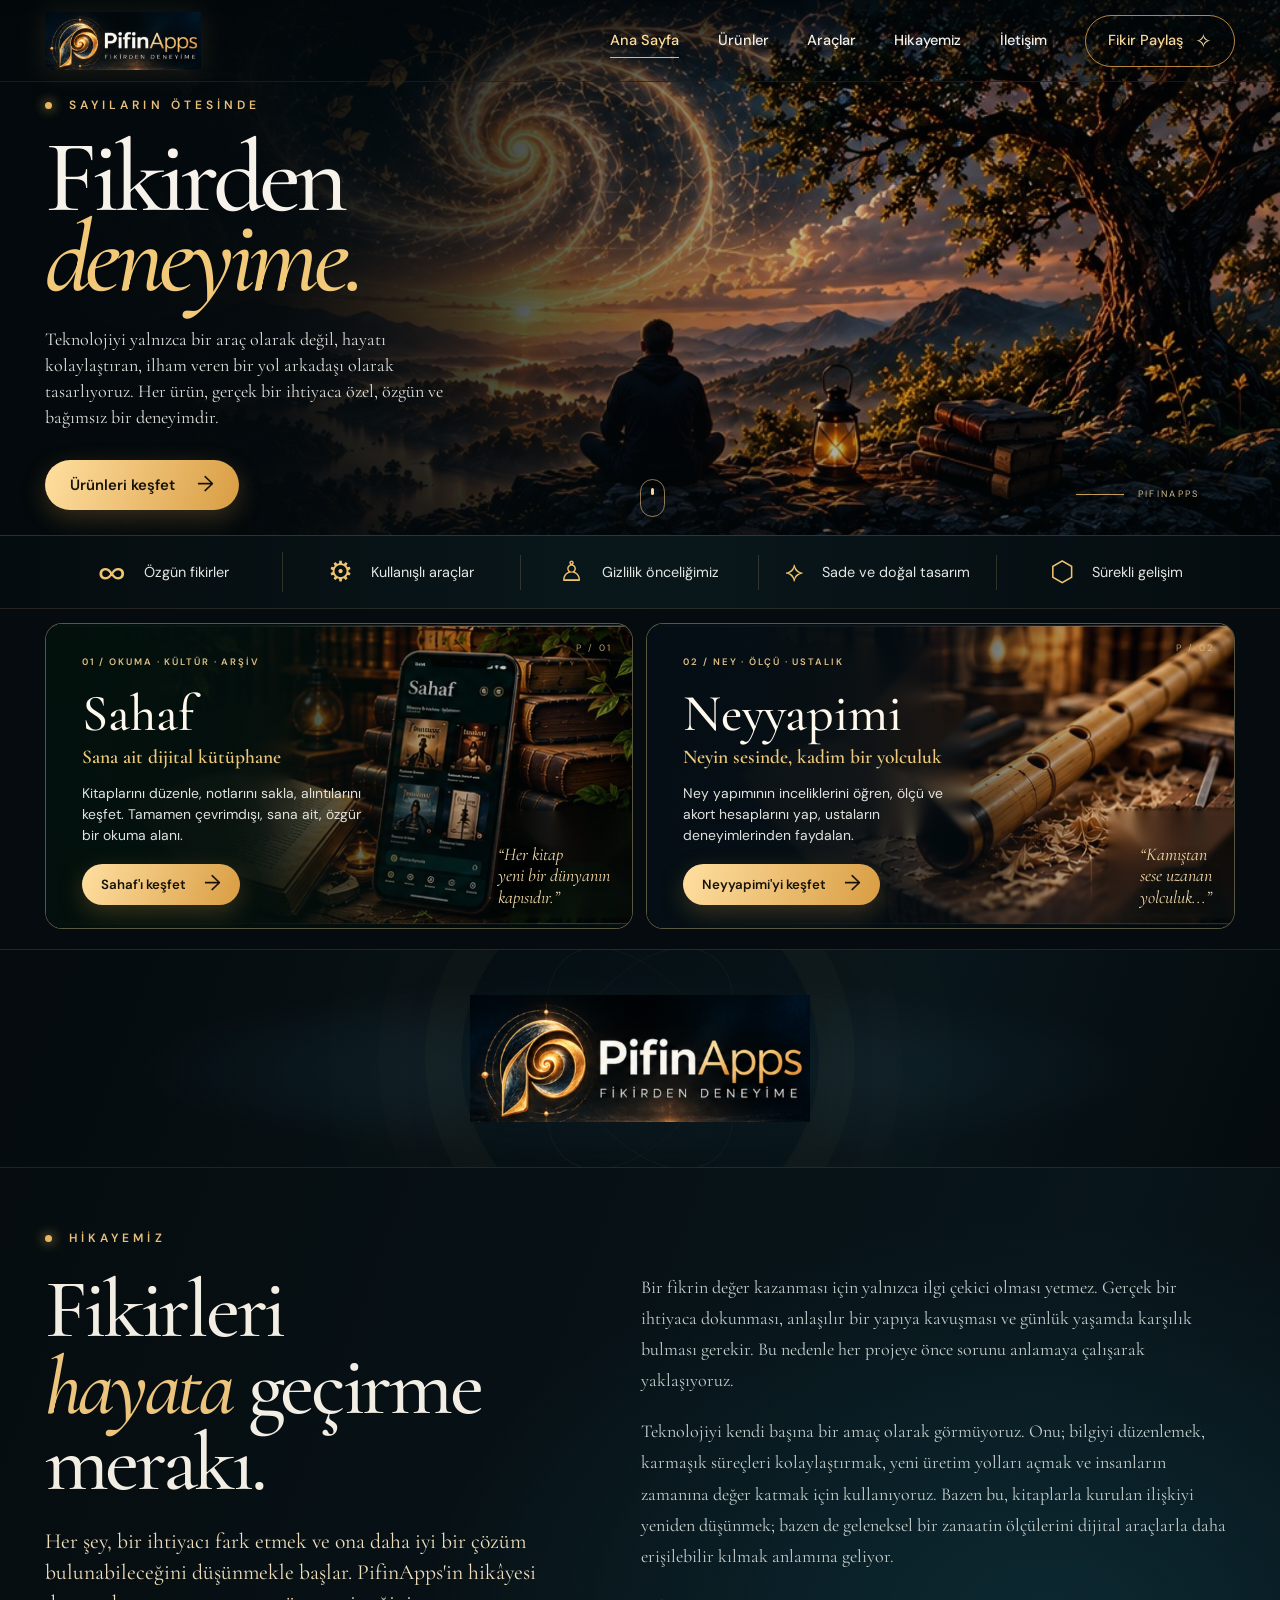
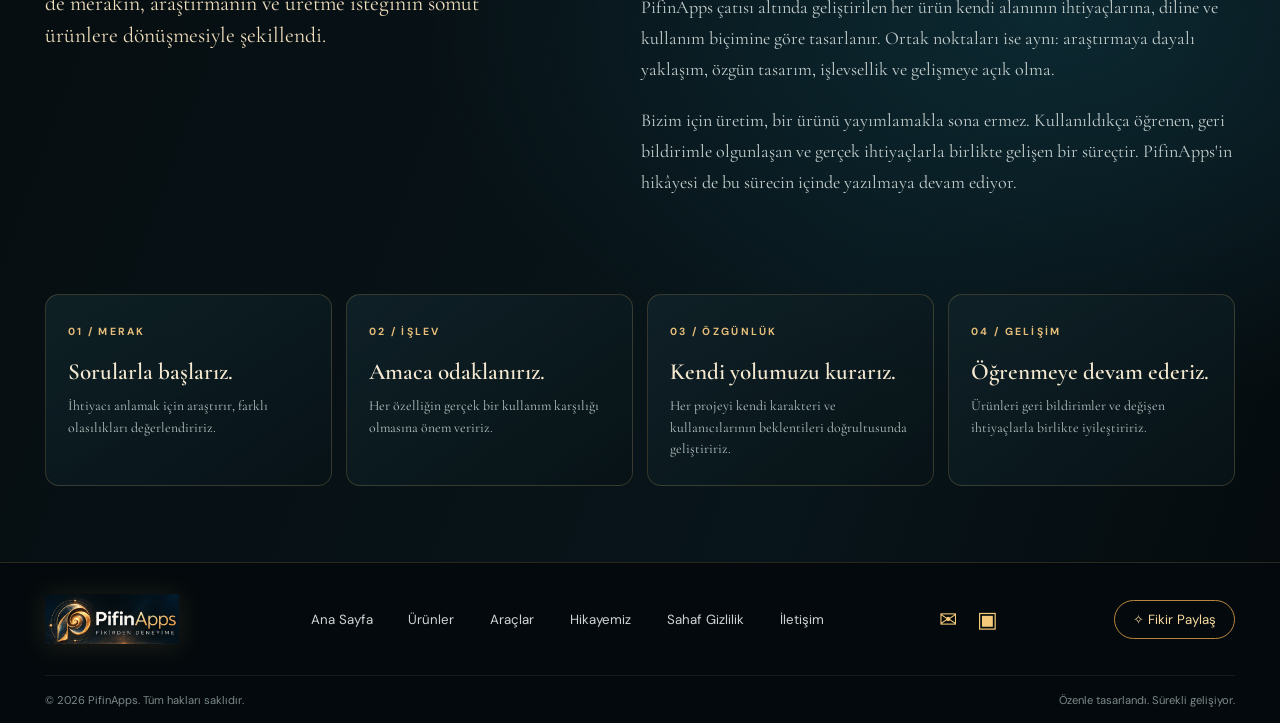
<file: index.html>
<!doctype html>
<html lang="tr">
<head>
<meta charset="utf-8"><meta name="viewport" content="width=device-width, initial-scale=1">
<title>PifinApps — Fikirden deneyime</title>
<meta name="description" content="PifinApps; özgün fikirleri, düşünülmüş dijital ürünlere ve kullanışlı araçlara dönüştüren bağımsız ürün stüdyosu.">
<meta name="theme-color" content="#050b0e"><meta property="og:title" content="PifinApps — Fikirden deneyime"><meta property="og:description" content="Sayıların ötesinde, kendi düzenini kuran dijital deneyimler.">
<link rel="canonical" href="https://pifinapps.github.io/"><link rel="icon" type="image/png" sizes="32x32" href="assets/favicon-32.png"><link rel="apple-touch-icon" href="assets/apple-touch-icon.png">
<link rel="preconnect" href="https://fonts.googleapis.com"><link rel="preconnect" href="https://fonts.gstatic.com" crossorigin>
<link href="https://fonts.googleapis.com/css2?family=Cormorant+Garamond:wght@400;500;600;700&family=DM+Sans:wght@400;500;600;700&display=swap" rel="stylesheet">
<link rel="stylesheet" href="styles.css">
</head>
<body class="home" id="top">
<header class="site-header"><div class="nav-wrap">
<a class="brand" href="./" aria-label="PifinApps ana sayfa"><img class="brand-logo" src="assets/pifinapps-logo-lockup.png" alt="PifinApps – Fikirden Deneyime"></a>
<button class="menu-toggle" aria-label="Menüyü aç" aria-expanded="false"><span></span><span></span></button>
<nav class="main-nav" aria-label="Ana gezinme"><a class="active" href="./">Ana Sayfa</a><a href="#urunler">Ürünler</a><a href="#araclar">Araçlar</a><a href="#hikayemiz">Hikayemiz</a><a href="mailto:pifinapps@gmail.com?subject=PifinApps%20ile%20iletisim">İletişim</a><a class="nav-pill" href="mailto:pifinapps@gmail.com?subject=PifinApps%20-%20Fikir%20paylasimi">Fikir Paylaş <span>✧</span></a></nav>
</div></header>
<main>
<section class="hero" aria-labelledby="hero-title"><div class="hero-image"></div><div class="hero-vignette"></div><div class="hero-content container">
<div class="hero-copy"><div class="eyebrow"><i></i> SAYILARIN ÖTESİNDE</div><h1 id="hero-title">Fikirden<br><em>deneyime.</em></h1><p>Teknolojiyi yalnızca bir araç olarak değil, hayatı kolaylaştıran, ilham veren bir yol arkadaşı olarak tasarlıyoruz. Her ürün, gerçek bir ihtiyaca özel, özgün ve bağımsız bir deneyimdir.</p><div class="hero-actions"><a class="button button-gold" href="#urunler">Ürünleri keşfet <span>→</span></a></div></div>
<div class="hero-coordinate" aria-hidden="true"><span class="coordinate-line"></span><span>PIFINAPPS</span></div>
</div><a class="scroll-cue" href="#araclar" aria-label="Aşağı kaydır"><span></span></a></section>
<section class="principles" id="araclar"><div class="container principle-row">
<div class="principle"><b class="infinity">∞</b><span>Özgün fikirler</span></div><div class="principle"><b>⚙</b><span>Kullanışlı araçlar</span></div><div class="principle"><b>♙</b><span>Gizlilik önceliğimiz</span></div><div class="principle"><b>⟡</b><span>Sade ve doğal tasarım</span></div><div class="principle"><b>⬡</b><span>Sürekli gelişim</span></div>
</div></section>
<section class="products container" id="urunler"><div class="product-card sahaf-card"><div class="product-bg sahaf-bg"></div><div class="product-shade"></div><div class="product-content"><div class="product-kicker">01 / OKUMA · KÜLTÜR · ARŞİV</div><h2>Sahaf</h2><h3>Sana ait dijital kütüphane</h3><p>Kitaplarını düzenle, notlarını sakla, alıntılarını keşfet. Tamamen çevrimdışı, sana ait, özgür bir okuma alanı.</p><a class="button button-gold" href="sahaf/">Sahaf'ı keşfet <span>→</span></a></div><div class="product-quote">“Her kitap<br>yeni bir dünyanın<br>kapısıdır.”</div><span class="card-index">P / 01</span></div>
<div class="product-card ney-card"><div class="product-bg ney-bg"></div><div class="product-shade"></div><div class="product-content"><div class="product-kicker">02 / NEY · ÖLÇÜ · USTALIK</div><h2>Neyyapimi</h2><h3>Neyin sesinde, kadim bir yolculuk</h3><p>Ney yapımının inceliklerini öğren, ölçü ve akort hesaplarını yap, ustaların deneyimlerinden faydalan.</p><a class="button button-gold" href="neyyapimi/">Neyyapimi'yi keşfet <span>→</span></a></div><div class="product-quote">“Kamıştan<br>sese uzanan<br>yolculuk...”</div><span class="card-index">P / 02</span></div></section>


<section class="story" id="hikayemiz" aria-labelledby="story-title">
  <div class="story-wordmark-band"><div class="story-orbit" aria-hidden="true"></div><div class="container story-wordmark-wrap"><img class="story-signature" src="assets/pifinapps-logo-lockup.png" alt="PifinApps – Fikirden Deneyime"></div></div>
  <div class="container story-layout">
    <div class="story-intro">
      <div class="eyebrow"><i></i> HİKAYEMİZ</div>
      <h2 id="story-title">Fikirleri<br><em>hayata</em> geçirme merakı.</h2>
      <p class="story-lead">Her şey, bir ihtiyacı fark etmek ve ona daha iyi bir çözüm bulunabileceğini düşünmekle başlar. PifinApps'in hikâyesi de merakın, araştırmanın ve üretme isteğinin somut ürünlere dönüşmesiyle şekillendi.</p>
    </div>
    <div class="story-prose">
      <p>Bir fikrin değer kazanması için yalnızca ilgi çekici olması yetmez. Gerçek bir ihtiyaca dokunması, anlaşılır bir yapıya kavuşması ve günlük yaşamda karşılık bulması gerekir. Bu nedenle her projeye önce sorunu anlamaya çalışarak yaklaşıyoruz.</p>
      <p>Teknolojiyi kendi başına bir amaç olarak görmüyoruz. Onu; bilgiyi düzenlemek, karmaşık süreçleri kolaylaştırmak, yeni üretim yolları açmak ve insanların zamanına değer katmak için kullanıyoruz. Bazen bu, kitaplarla kurulan ilişkiyi yeniden düşünmek; bazen de geleneksel bir zanaatin ölçülerini dijital araçlarla daha erişilebilir kılmak anlamına geliyor.</p>
      <p>PifinApps çatısı altında geliştirilen her ürün kendi alanının ihtiyaçlarına, diline ve kullanım biçimine göre tasarlanır. Ortak noktaları ise aynı: araştırmaya dayalı yaklaşım, özgün tasarım, işlevsellik ve gelişmeye açık olma.</p>
      <p>Bizim için üretim, bir ürünü yayımlamakla sona ermez. Kullanıldıkça öğrenen, geri bildirimle olgunlaşan ve gerçek ihtiyaçlarla birlikte gelişen bir süreçtir. PifinApps'in hikâyesi de bu sürecin içinde yazılmaya devam ediyor.</p>
    </div>
  </div>
  <div class="container story-manifesto">
    <div class="manifesto-item"><span>01 / MERAK</span><h3>Sorularla başlarız.</h3><p>İhtiyacı anlamak için araştırır, farklı olasılıkları değerlendiririz.</p></div>
    <div class="manifesto-item"><span>02 / İŞLEV</span><h3>Amaca odaklanırız.</h3><p>Her özelliğin gerçek bir kullanım karşılığı olmasına önem veririz.</p></div>
    <div class="manifesto-item"><span>03 / ÖZGÜNLÜK</span><h3>Kendi yolumuzu kurarız.</h3><p>Her projeyi kendi karakteri ve kullanıcılarının beklentileri doğrultusunda geliştiririz.</p></div>
    <div class="manifesto-item"><span>04 / GELİŞİM</span><h3>Öğrenmeye devam ederiz.</h3><p>Ürünleri geri bildirimler ve değişen ihtiyaçlarla birlikte iyileştiririz.</p></div>
  </div>
</section>
</main>
<footer class="site-footer"><div class="container footer-main"><a class="brand footer-brand" href="#top" aria-label="PifinApps ana sayfa"><img class="brand-logo" src="assets/pifinapps-logo-lockup.png" alt="PifinApps – Fikirden Deneyime"></a><nav class="footer-nav"><a href="#top">Ana Sayfa</a><a href="#urunler">Ürünler</a><a href="#araclar">Araçlar</a><a href="#hikayemiz">Hikayemiz</a><a href="gizlilik-politikasi/sahaf/">Sahaf Gizlilik</a><a href="mailto:pifinapps@gmail.com?subject=PifinApps%20ile%20iletisim">İletişim</a></nav><div class="footer-social"><a href="mailto:pifinapps@gmail.com" aria-label="E-posta">✉</a><a href="https://play.google.com/store/apps/details?id=com.sahaf.app" target="_blank" rel="noopener" aria-label="Google Play">▣</a></div><a class="footer-idea" href="mailto:pifinapps@gmail.com?subject=PifinApps%20-%20Fikir%20paylasimi">✧ Fikir Paylaş</a></div><div class="container footer-bottom"><span>© <span id="year"></span> PifinApps. Tüm hakları saklıdır.</span><span>Özenle tasarlandı. Sürekli gelişiyor.</span></div></footer>
<button class="back-to-top" type="button" aria-label="Yukarı çık">↑</button><script src="site.js"></script>
</body></html>
</file>
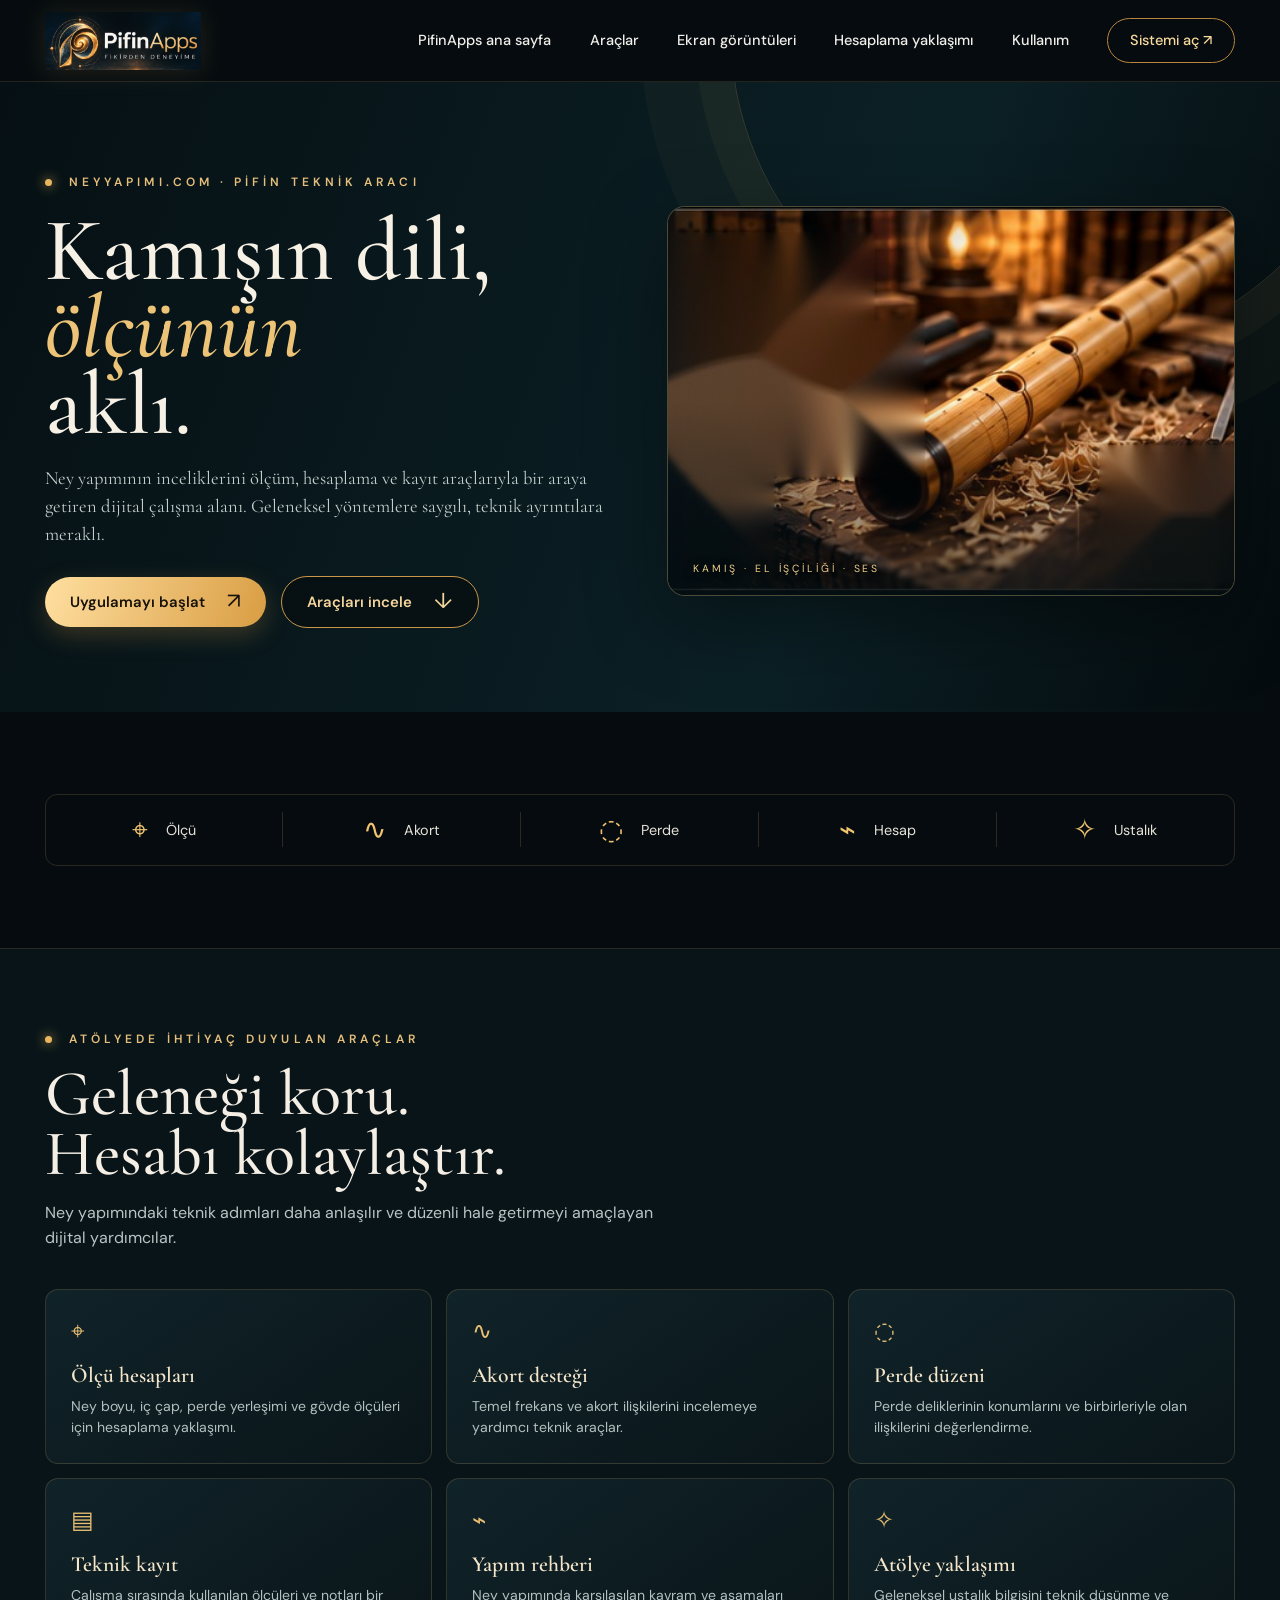
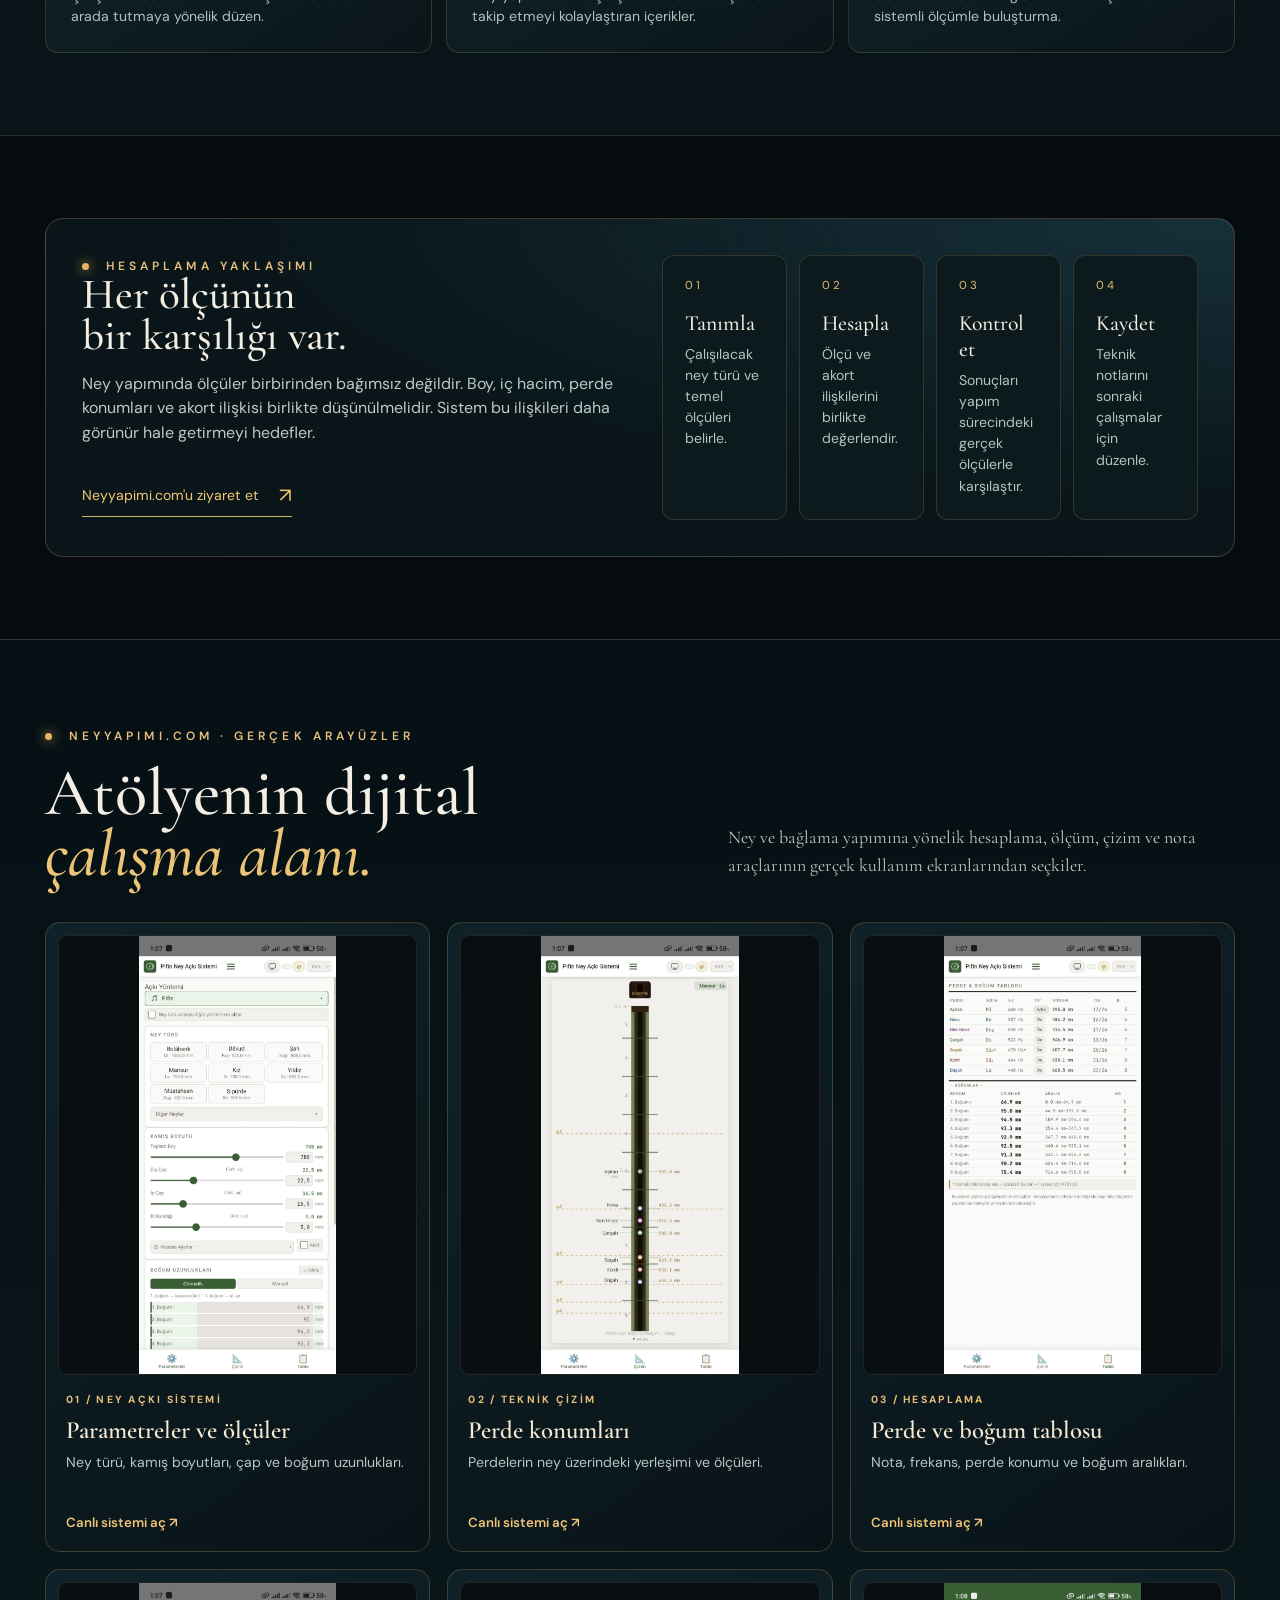
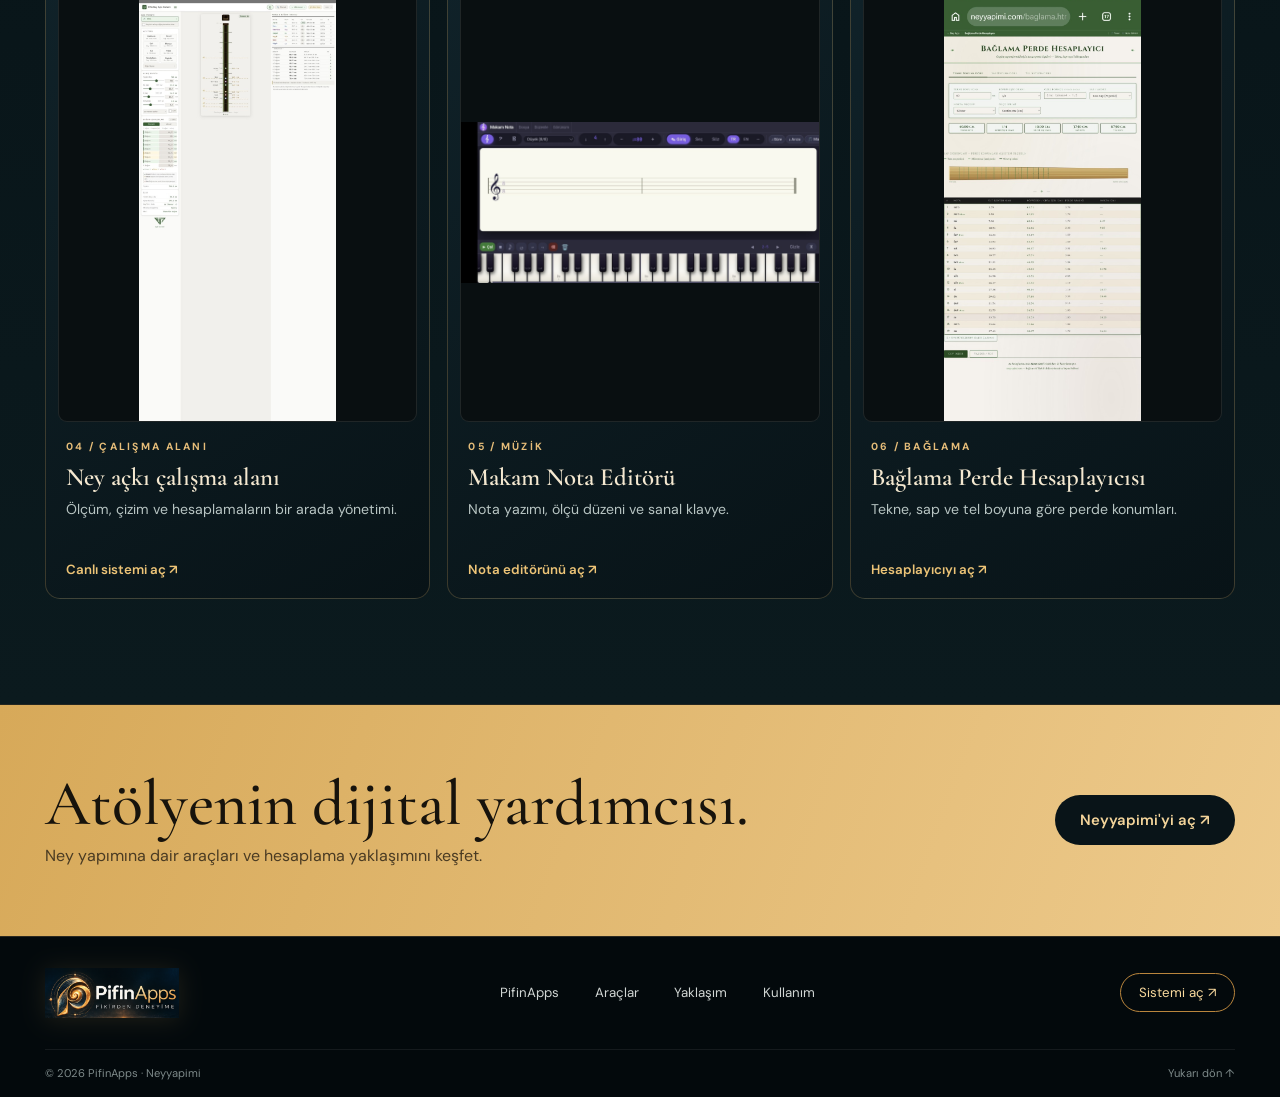
<file: neyyapimi/index.html>
<!doctype html>
<html lang="tr"><head><meta charset="utf-8"><meta name="viewport" content="width=device-width,initial-scale=1"><title>Neyyapimi — Kamışın dili, ölçünün aklı | PifinApps</title><meta name="description" content="Ney yapımının inceliklerini ölçüm, hesaplama ve kayıt araçlarıyla buluşturan dijital çalışma alanı."><meta name="theme-color" content="#050b0e"><link rel="icon" type="image/png" sizes="32x32" href="../assets/favicon-32.png"><link rel="stylesheet" href="../styles.css"><link rel="preconnect" href="https://fonts.googleapis.com"><link rel="preconnect" href="https://fonts.gstatic.com" crossorigin><link href="https://fonts.googleapis.com/css2?family=Cormorant+Garamond:wght@400;500;600;700&family=DM+Sans:wght@400;500;600;700&display=swap" rel="stylesheet"><link rel="apple-touch-icon" href="../assets/apple-touch-icon.png"></head>
<body class="subpage ney-product" id="top"><header class="site-header"><div class="nav-wrap"><a class="brand" href="../" aria-label="PifinApps ana sayfa"><img class="brand-logo" src="../assets/pifinapps-logo-lockup.png" alt="PifinApps – Fikirden Deneyime"></a><button class="menu-toggle" aria-label="Menüyü aç" aria-expanded="false"><span></span><span></span></button><nav class="main-nav"><a href="../">PifinApps ana sayfa</a><a href="#araclar">Araçlar</a><a href="#ekranlar">Ekran görüntüleri</a><a href="#yontem">Hesaplama yaklaşımı</a><a href="#yontem">Kullanım</a><a class="nav-pill" href="https://www.neyyapimi.com" target="_blank" rel="noopener">Sistemi aç ↗</a></nav></div></header>
<main><section class="subpage-hero"><div class="container subpage-grid"><div><div class="eyebrow"><i></i> NEYYAPIMI.COM · PİFİN TEKNİK ARACI</div><h1>Kamışın dili,<br><em>ölçünün</em><br>aklı.</h1><p>Ney yapımının inceliklerini ölçüm, hesaplama ve kayıt araçlarıyla bir araya getiren dijital çalışma alanı. Geleneksel yöntemlere saygılı, teknik ayrıntılara meraklı.</p><div class="hero-actions"><a class="button button-gold" href="https://www.neyyapimi.com" target="_blank" rel="noopener">Uygulamayı başlat <span>↗</span></a><a class="button button-ghost" href="#araclar">Araçları incele <span>↓</span></a></div></div><div class="subpage-visual"><img src="../assets/visuals/ney-workshop-scene.jpg" alt="Geleneksel ney yapım atölyesinde kamış ney ve işçilik ayrıntıları"><div class="visual-overlay"></div><div class="ney-photo-caption">KAMIŞ · EL İŞÇİLİĞİ · SES</div></div></div></section>
<section class="subpage-section"><div class="container"><div class="principle-row ney-principles"><div class="principle"><b>⌖</b><span>Ölçü</span></div><div class="principle"><b>∿</b><span>Akort</span></div><div class="principle"><b>◌</b><span>Perde</span></div><div class="principle"><b>⌁</b><span>Hesap</span></div><div class="principle"><b>✧</b><span>Ustalık</span></div></div></div></section>
<section class="subpage-section alt" id="araclar"><div class="container"><div class="subpage-heading"><div class="eyebrow"><i></i> ATÖLYEDE İHTİYAÇ DUYULAN ARAÇLAR</div><h2>Geleneği koru.<br>Hesabı kolaylaştır.</h2><p>Ney yapımındaki teknik adımları daha anlaşılır ve düzenli hale getirmeyi amaçlayan dijital yardımcılar.</p></div><div class="dark-grid">
<article class="dark-feature"><div class="feature-icon">⌖</div><h3>Ölçü hesapları</h3><p>Ney boyu, iç çap, perde yerleşimi ve gövde ölçüleri için hesaplama yaklaşımı.</p></article>
<article class="dark-feature"><div class="feature-icon">∿</div><h3>Akort desteği</h3><p>Temel frekans ve akort ilişkilerini incelemeye yardımcı teknik araçlar.</p></article>
<article class="dark-feature"><div class="feature-icon">◌</div><h3>Perde düzeni</h3><p>Perde deliklerinin konumlarını ve birbirleriyle olan ilişkilerini değerlendirme.</p></article>
<article class="dark-feature"><div class="feature-icon">▤</div><h3>Teknik kayıt</h3><p>Çalışma sırasında kullanılan ölçüleri ve notları bir arada tutmaya yönelik düzen.</p></article>
<article class="dark-feature"><div class="feature-icon">⌁</div><h3>Yapım rehberi</h3><p>Ney yapımında karşılaşılan kavram ve aşamaları takip etmeyi kolaylaştıran içerikler.</p></article>
<article class="dark-feature"><div class="feature-icon">✧</div><h3>Atölye yaklaşımı</h3><p>Geleneksel ustalık bilgisini teknik düşünme ve sistemli ölçümle buluşturma.</p></article>
</div></div></section>
<section class="subpage-section" id="yontem"><div class="container privacy-panel"><div><div class="eyebrow"><i></i> HESAPLAMA YAKLAŞIMI</div><h2>Her ölçünün<br>bir karşılığı var.</h2><p>Ney yapımında ölçüler birbirinden bağımsız değildir. Boy, iç hacim, perde konumları ve akort ilişkisi birlikte düşünülmelidir. Sistem bu ilişkileri daha görünür hale getirmeyi hedefler.</p><a class="text-link" href="https://www.neyyapimi.com" target="_blank" rel="noopener">Neyyapimi.com'u ziyaret et <span>↗</span></a></div><div class="ney-workflow"><article class="workflow-step"><h3>Tanımla</h3><p>Çalışılacak ney türü ve temel ölçüleri belirle.</p></article><article class="workflow-step"><h3>Hesapla</h3><p>Ölçü ve akort ilişkilerini birlikte değerlendir.</p></article><article class="workflow-step"><h3>Kontrol et</h3><p>Sonuçları yapım sürecindeki gerçek ölçülerle karşılaştır.</p></article><article class="workflow-step"><h3>Kaydet</h3><p>Teknik notlarını sonraki çalışmalar için düzenle.</p></article></div></div></section>
<section class="ney-showcase" id="ekranlar">
  <div class="container">
    <div class="showcase-heading"><div><div class="eyebrow"><i></i> NEYYAPIMI.COM · GERÇEK ARAYÜZLER</div><h2>Atölyenin dijital<br><em>çalışma alanı.</em></h2></div><p>Ney ve bağlama yapımına yönelik hesaplama, ölçüm, çizim ve nota araçlarının gerçek kullanım ekranlarından seçkiler.</p></div>
    <div class="ney-screen-grid actual-screens">
      <a class="ney-screen-card" href="https://www.neyyapimi.com/" target="_blank" rel="noopener"><img src="../assets/neyyapimi-screenshots/ney-parametreleri.jpg" alt="Pifin Ney Açkı Sistemi parametreler ekranı"><span class="screen-number">01 / NEY AÇKI SİSTEMİ</span><h3>Parametreler ve ölçüler</h3><p>Ney türü, kamış boyutları, çap ve boğum uzunlukları.</p><b>Canlı sistemi aç ↗</b></a>
      <a class="ney-screen-card" href="https://www.neyyapimi.com/" target="_blank" rel="noopener"><img src="../assets/neyyapimi-screenshots/ney-cizim-perde-konumlari.jpg" alt="Ney çizimi ve perde konumları"><span class="screen-number">02 / TEKNİK ÇİZİM</span><h3>Perde konumları</h3><p>Perdelerin ney üzerindeki yerleşimi ve ölçüleri.</p><b>Canlı sistemi aç ↗</b></a>
      <a class="ney-screen-card" href="https://www.neyyapimi.com/" target="_blank" rel="noopener"><img src="../assets/neyyapimi-screenshots/perde-bogum-tablosu.jpg" alt="Ney perde ve boğum hesaplama tablosu"><span class="screen-number">03 / HESAPLAMA</span><h3>Perde ve boğum tablosu</h3><p>Nota, frekans, perde konumu ve boğum aralıkları.</p><b>Canlı sistemi aç ↗</b></a>
      <a class="ney-screen-card" href="https://www.neyyapimi.com/" target="_blank" rel="noopener"><img src="../assets/neyyapimi-screenshots/ney-ac-ki-sistemi-genel.jpg" alt="Pifin Ney Açkı Sistemi genel çalışma ekranı"><span class="screen-number">04 / ÇALIŞMA ALANI</span><h3>Ney açkı çalışma alanı</h3><p>Ölçüm, çizim ve hesaplamaların bir arada yönetimi.</p><b>Canlı sistemi aç ↗</b></a>
      <a class="ney-screen-card" href="https://www.neyyapimi.com/nota.html" target="_blank" rel="noopener"><img src="../assets/neyyapimi-screenshots/makam-nota-editoru.jpg" alt="Makam Nota Editörü ve sanal piyano klavyesi"><span class="screen-number">05 / MÜZİK</span><h3>Makam Nota Editörü</h3><p>Nota yazımı, ölçü düzeni ve sanal klavye.</p><b>Nota editörünü aç ↗</b></a>
      <a class="ney-screen-card" href="https://www.neyyapimi.com/baglama.html" target="_blank" rel="noopener"><img src="../assets/neyyapimi-screenshots/baglama-perde-hesaplayici.jpg" alt="Bağlama Perde Hesaplayıcısı ekranı"><span class="screen-number">06 / BAĞLAMA</span><h3>Bağlama Perde Hesaplayıcısı</h3><p>Tekne, sap ve tel boyuna göre perde konumları.</p><b>Hesaplayıcıyı aç ↗</b></a>
    </div>
  </div>
</section>
<section class="end-cta"><div class="container end-cta-inner"><div><h2>Atölyenin dijital yardımcısı.</h2><p>Ney yapımına dair araçları ve hesaplama yaklaşımını keşfet.</p></div><a class="button" href="https://www.neyyapimi.com" target="_blank" rel="noopener">Neyyapimi'yi aç ↗</a></div></section></main>
<footer class="site-footer"><div class="container footer-main"><a class="brand footer-brand" href="../"><img class="brand-logo" src="../assets/pifinapps-logo-lockup.png" alt="PifinApps – Fikirden Deneyime"></a><nav class="footer-nav"><a href="../">PifinApps</a><a href="#araclar">Araçlar</a><a href="#yontem">Yaklaşım</a><a href="#yontem">Kullanım</a></nav><a class="footer-idea" href="https://www.neyyapimi.com" target="_blank" rel="noopener">Sistemi aç ↗</a></div><div class="container footer-bottom"><span>© <span id="year"></span> PifinApps · Neyyapimi</span><a href="#top">Yukarı dön ↑</a></div></footer><button class="back-to-top" aria-label="Yukarı çık">↑</button><script src="../site.js"></script>
<style>.ney-photo-caption{position:absolute;left:25px;bottom:20px;color:#f0ce8a;letter-spacing:.28em;font-size:.65rem;text-shadow:0 1px 10px #000}.ney-principles{grid-template-columns:repeat(5,1fr);border:1px solid #d5ae6a2d;border-radius:12px;padding:12px 0}.ney-principles .principle{border-color:#d6b16a30}.ney-principles .principle span{color:#e6e2d8}@media(max-width:760px){.ney-principles{grid-template-columns:repeat(2,1fr)}.ney-principles .principle{border:0;padding:10px}.ney-principles .principle:last-child{grid-column:1/-1}}</style>
</body></html>
</file>
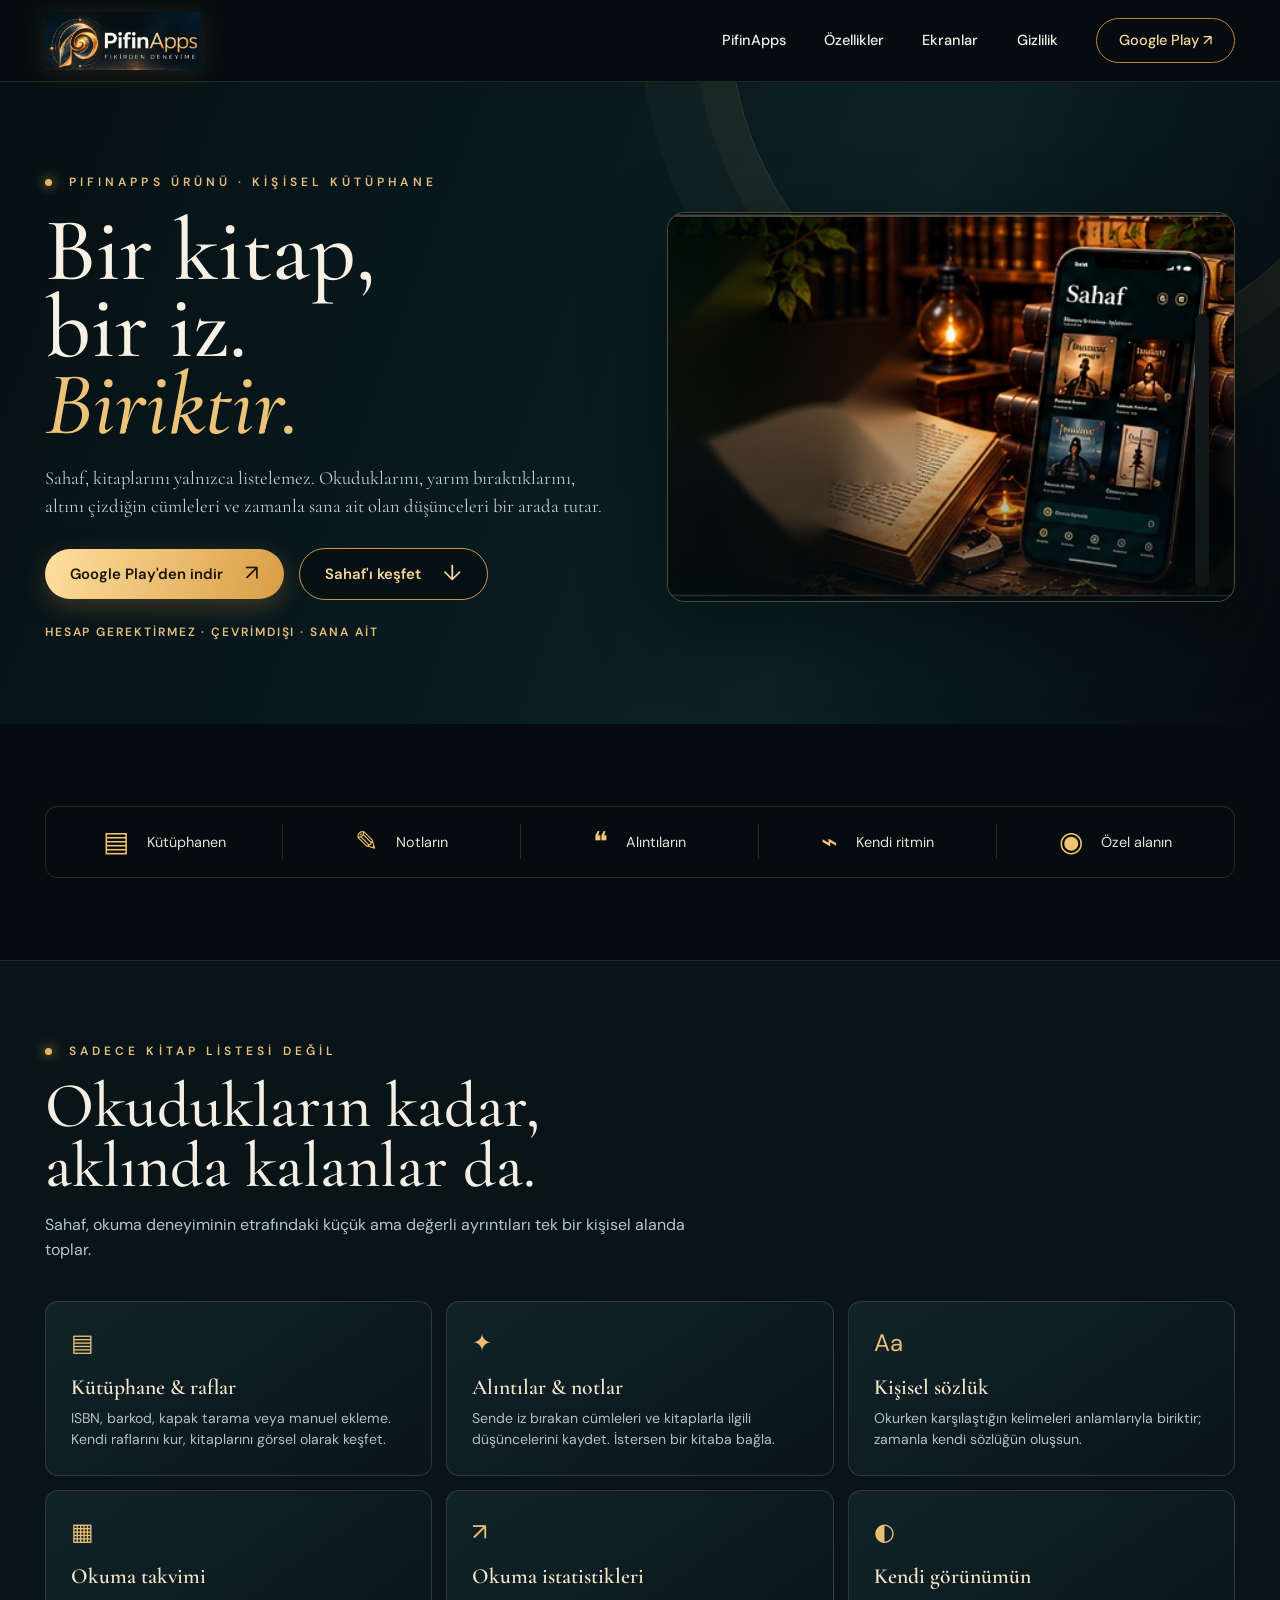
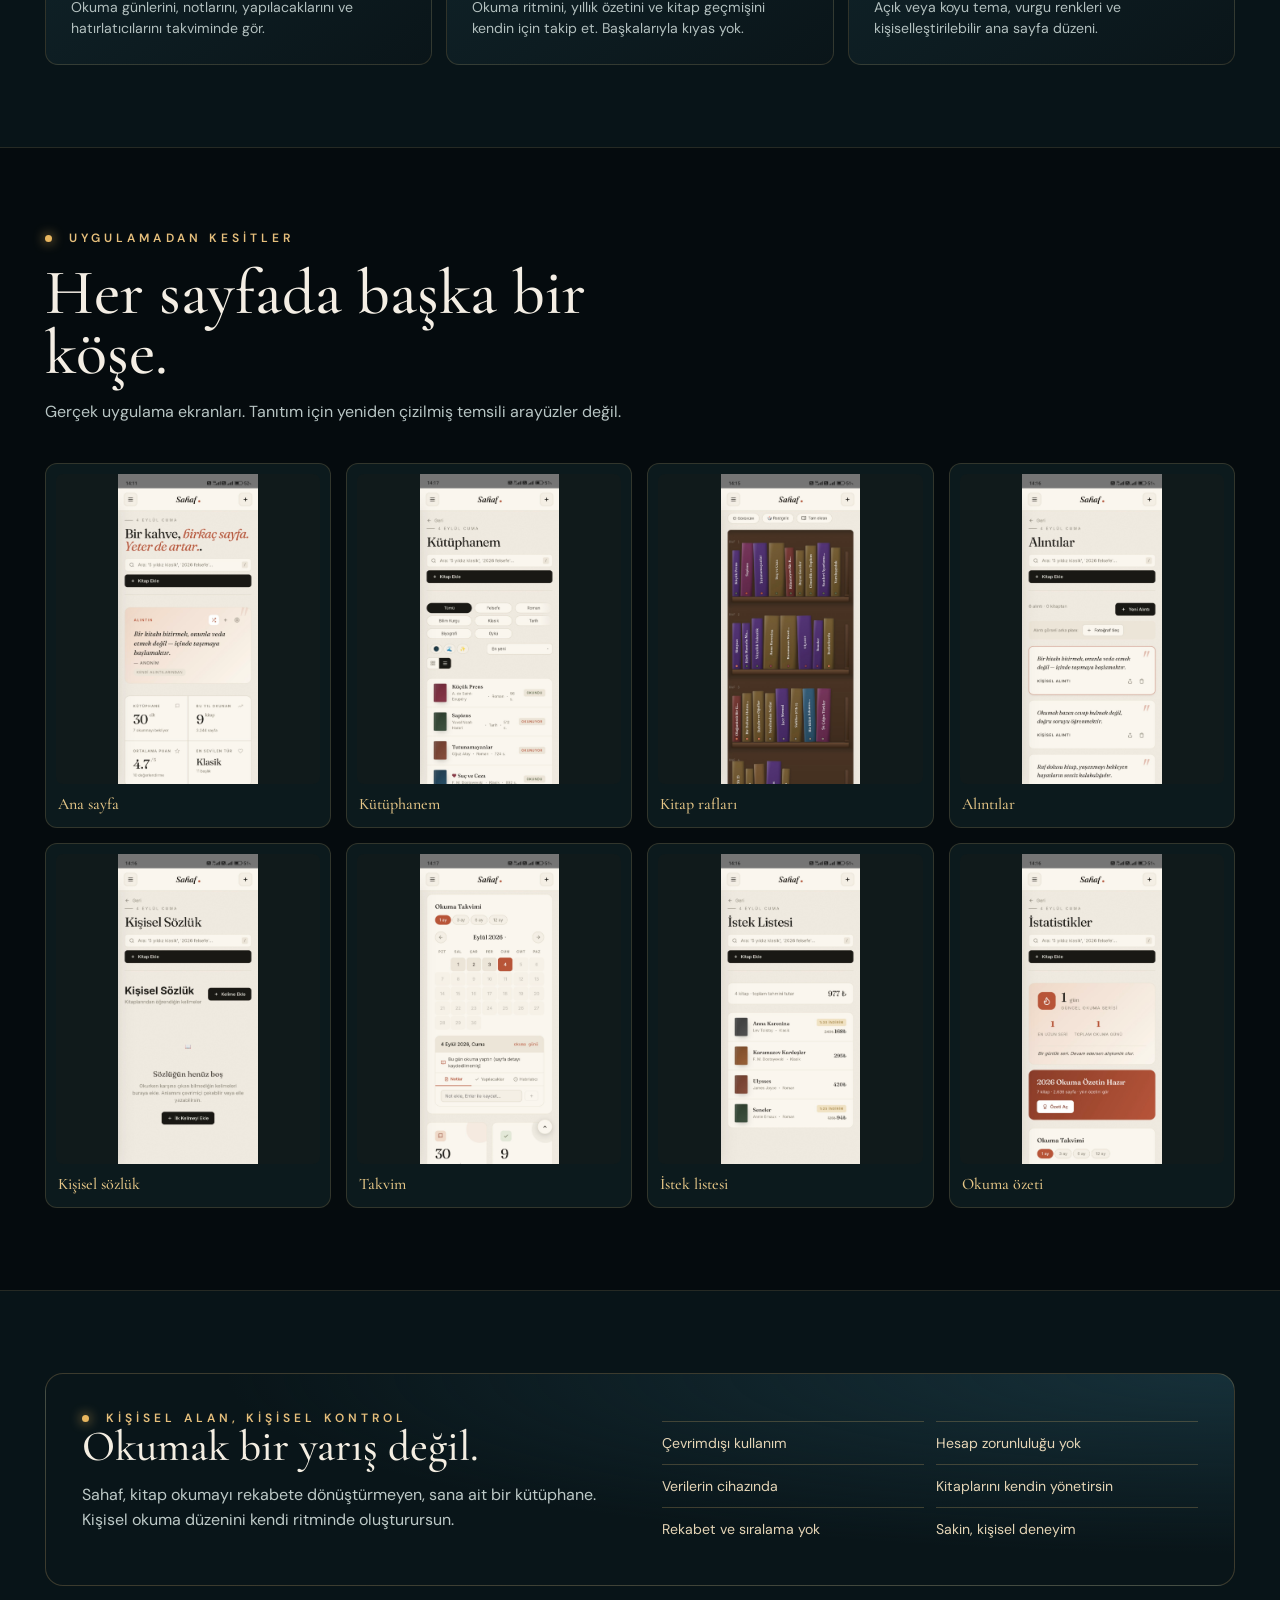
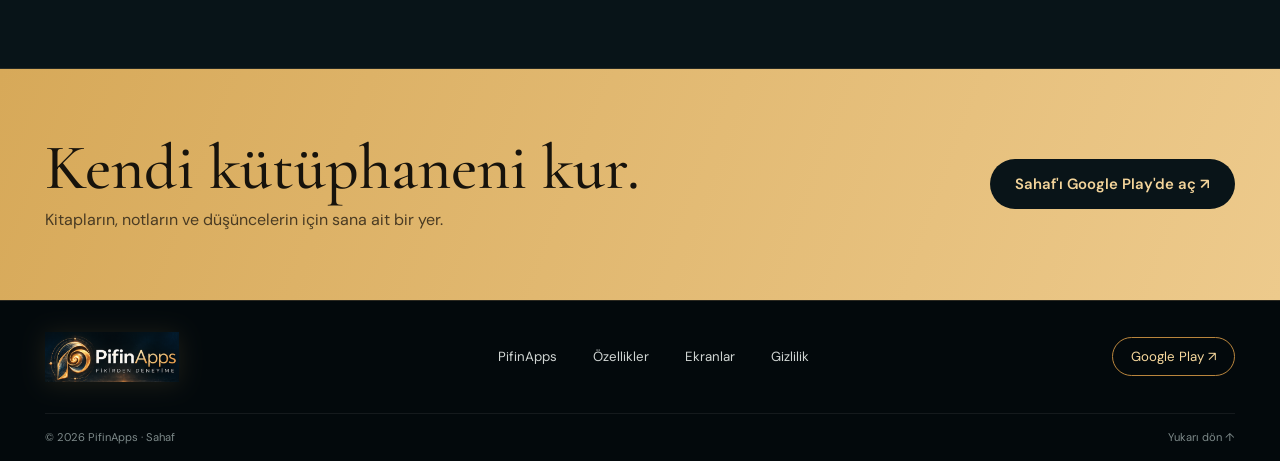
<file: sahaf/index.html>
<!doctype html>
<html lang="tr"><head><meta charset="utf-8"><meta name="viewport" content="width=device-width,initial-scale=1"><title>Sahaf — Sana ait dijital kütüphane | PifinApps</title><meta name="description" content="Sahaf; kitaplarını, notlarını, alıntılarını ve okuma yolculuğunu kendi ritminde düzenleyebileceğin kişisel dijital kütüphanendir."><meta name="theme-color" content="#050b0e"><link rel="icon" type="image/png" sizes="32x32" href="../assets/favicon-32.png"><link rel="stylesheet" href="../styles.css"><link rel="preconnect" href="https://fonts.googleapis.com"><link rel="preconnect" href="https://fonts.gstatic.com" crossorigin><link href="https://fonts.googleapis.com/css2?family=Cormorant+Garamond:wght@400;500;600;700&family=DM+Sans:wght@400;500;600;700&display=swap" rel="stylesheet"><link rel="apple-touch-icon" href="../assets/apple-touch-icon.png"></head>
<body class="subpage" id="top"><header class="site-header"><div class="nav-wrap"><a class="brand" href="../" aria-label="PifinApps ana sayfa"><img class="brand-logo" src="../assets/pifinapps-logo-lockup.png" alt="PifinApps – Fikirden Deneyime"></a><button class="menu-toggle" aria-label="Menüyü aç" aria-expanded="false"><span></span><span></span></button><nav class="main-nav"><a href="../">PifinApps</a><a href="#ozellikler">Özellikler</a><a href="#ekranlar">Ekranlar</a><a href="#gizlilik">Gizlilik</a><a class="nav-pill" href="https://play.google.com/store/apps/details?id=com.sahaf.app" target="_blank" rel="noopener">Google Play ↗</a></nav></div></header>
<main><section class="subpage-hero"><div class="container subpage-grid"><div><div class="eyebrow"><i></i> PIFINAPPS ÜRÜNÜ · KİŞİSEL KÜTÜPHANE</div><h1>Bir kitap,<br>bir iz.<br><em>Biriktir.</em></h1><p>Sahaf, kitaplarını yalnızca listelemez. Okuduklarını, yarım bıraktıklarını, altını çizdiğin cümleleri ve zamanla sana ait olan düşünceleri bir arada tutar.</p><div class="hero-actions"><a class="button button-gold" href="https://play.google.com/store/apps/details?id=com.sahaf.app" target="_blank" rel="noopener">Google Play'den indir <span>↗</span></a><a class="button button-ghost" href="#ozellikler">Sahaf'ı keşfet <span>↓</span></a></div><div class="eyebrow" style="margin-top:24px;letter-spacing:.16em">HESAP GEREKTİRMEZ · ÇEVRİMDIŞI · SANA AİT</div></div><div class="subpage-visual"><img src="../assets/visuals/sahaf-library-scene.jpg" alt="Kitaplar ve Sahaf'ın dijital kütüphane dünyası"><div class="visual-overlay"></div><div class="screen-pair"><img src="../assets/sahaf/home.jpg" alt="Sahaf uygulaması ana ekranı"><img src="../assets/sahaf/library.jpg" alt="Sahaf uygulaması kitaplık ekranı"></div></div></div></section>
<section class="subpage-section"><div class="container"><div class="principle-row sahaf-values"><div class="principle"><b>▤</b><span>Kütüphanen</span></div><div class="principle"><b>✎</b><span>Notların</span></div><div class="principle"><b>❝</b><span>Alıntıların</span></div><div class="principle"><b>⌁</b><span>Kendi ritmin</span></div><div class="principle"><b>◉</b><span>Özel alanın</span></div></div></div></section>
<section class="subpage-section alt" id="ozellikler"><div class="container"><div class="subpage-heading"><div class="eyebrow"><i></i> SADECE KİTAP LİSTESİ DEĞİL</div><h2>Okudukların kadar,<br>aklında kalanlar da.</h2><p>Sahaf, okuma deneyiminin etrafındaki küçük ama değerli ayrıntıları tek bir kişisel alanda toplar.</p></div><div class="dark-grid">
<article class="dark-feature"><div class="feature-icon">▤</div><h3>Kütüphane & raflar</h3><p>ISBN, barkod, kapak tarama veya manuel ekleme. Kendi raflarını kur, kitaplarını görsel olarak keşfet.</p></article>
<article class="dark-feature"><div class="feature-icon">✦</div><h3>Alıntılar & notlar</h3><p>Sende iz bırakan cümleleri ve kitaplarla ilgili düşüncelerini kaydet. İstersen bir kitaba bağla.</p></article>
<article class="dark-feature"><div class="feature-icon">Aa</div><h3>Kişisel sözlük</h3><p>Okurken karşılaştığın kelimeleri anlamlarıyla biriktir; zamanla kendi sözlüğün oluşsun.</p></article>
<article class="dark-feature"><div class="feature-icon">▦</div><h3>Okuma takvimi</h3><p>Okuma günlerini, notlarını, yapılacaklarını ve hatırlatıcılarını takviminde gör.</p></article>
<article class="dark-feature"><div class="feature-icon">↗</div><h3>Okuma istatistikleri</h3><p>Okuma ritmini, yıllık özetini ve kitap geçmişini kendin için takip et. Başkalarıyla kıyas yok.</p></article>
<article class="dark-feature"><div class="feature-icon">◐</div><h3>Kendi görünümün</h3><p>Açık veya koyu tema, vurgu renkleri ve kişiselleştirilebilir ana sayfa düzeni.</p></article>
</div></div></section>
<section class="subpage-section" id="ekranlar"><div class="container"><div class="subpage-heading"><div class="eyebrow"><i></i> UYGULAMADAN KESİTLER</div><h2>Her sayfada başka bir köşe.</h2><p>Gerçek uygulama ekranları. Tanıtım için yeniden çizilmiş temsili arayüzler değil.</p></div><div class="screen-gallery">
<figure class="screen-shot"><img src="../assets/sahaf/home.jpg" alt="Sahaf ana sayfası"><figcaption>Ana sayfa</figcaption></figure><figure class="screen-shot"><img src="../assets/sahaf/library.jpg" alt="Sahaf kütüphane ekranı"><figcaption>Kütüphanem</figcaption></figure><figure class="screen-shot"><img src="../assets/sahaf/shelves.jpg" alt="Sahaf raflar ekranı"><figcaption>Kitap rafları</figcaption></figure><figure class="screen-shot"><img src="../assets/sahaf/quotes.jpg" alt="Sahaf alıntılar ekranı"><figcaption>Alıntılar</figcaption></figure><figure class="screen-shot"><img src="../assets/sahaf/dictionary.jpg" alt="Sahaf sözlük ekranı"><figcaption>Kişisel sözlük</figcaption></figure><figure class="screen-shot"><img src="../assets/sahaf/calendar.jpg" alt="Sahaf takvim ekranı"><figcaption>Takvim</figcaption></figure><figure class="screen-shot"><img src="../assets/sahaf/wishlist.jpg" alt="Sahaf istek listesi"><figcaption>İstek listesi</figcaption></figure><figure class="screen-shot"><img src="../assets/sahaf/stats.jpg" alt="Sahaf istatistik ekranı"><figcaption>Okuma özeti</figcaption></figure>
</div></div></section>
<section class="subpage-section alt" id="gizlilik"><div class="container"><div class="privacy-panel"><div><div class="eyebrow"><i></i> KİŞİSEL ALAN, KİŞİSEL KONTROL</div><h2>Okumak bir yarış değil.</h2><p>Sahaf, kitap okumayı rekabete dönüştürmeyen, sana ait bir kütüphane. Kişisel okuma düzenini kendi ritminde oluşturursun.</p></div><div class="privacy-list"><span>Çevrimdışı kullanım</span><span>Hesap zorunluluğu yok</span><span>Verilerin cihazında</span><span>Kitaplarını kendin yönetirsin</span><span>Rekabet ve sıralama yok</span><span>Sakin, kişisel deneyim</span></div></div></div></section>
<section class="end-cta"><div class="container end-cta-inner"><div><h2>Kendi kütüphaneni kur.</h2><p>Kitapların, notların ve düşüncelerin için sana ait bir yer.</p></div><a class="button" href="https://play.google.com/store/apps/details?id=com.sahaf.app" target="_blank" rel="noopener">Sahaf'ı Google Play'de aç ↗</a></div></section>
</main><footer class="site-footer"><div class="container footer-main"><a class="brand footer-brand" href="../"><img class="brand-logo" src="../assets/pifinapps-logo-lockup.png" alt="PifinApps – Fikirden Deneyime"></a><nav class="footer-nav"><a href="../">PifinApps</a><a href="#ozellikler">Özellikler</a><a href="#ekranlar">Ekranlar</a><a href="#gizlilik">Gizlilik</a></nav><a class="footer-idea" href="https://play.google.com/store/apps/details?id=com.sahaf.app" target="_blank" rel="noopener">Google Play ↗</a></div><div class="container footer-bottom"><span>© <span id="year"></span> PifinApps · Sahaf</span><a href="#top">Yukarı dön ↑</a></div></footer><button class="back-to-top" aria-label="Yukarı çık">↑</button><script src="../site.js"></script>
<style>.screen-pair{position:absolute;z-index:3;right:7%;bottom:-8%;display:flex;align-items:flex-end;gap:13px;height:82%}.screen-pair img{height:86%;width:auto;max-width:32%;object-fit:contain;border:7px solid #11191b;border-radius:24px;box-shadow:0 20px 55px #0009}.screen-pair img+img{height:75%;transform:translateY(7%);opacity:.92}.sahaf-values{border:1px solid #d5ae6a2d;border-radius:12px;padding:12px 0}.sahaf-values .principle{border-color:#d6b16a30}.sahaf-values .principle span{color:#e6e2d8}.subpage .principle-row{grid-template-columns:repeat(5,1fr)}@media(max-width:760px){.screen-pair{right:5%;height:70%}.subpage .principle-row{grid-template-columns:repeat(2,1fr)}.sahaf-values .principle{border:0;padding:10px}.sahaf-values .principle:last-child{grid-column:1/-1}}</style>
</body></html>
</file>
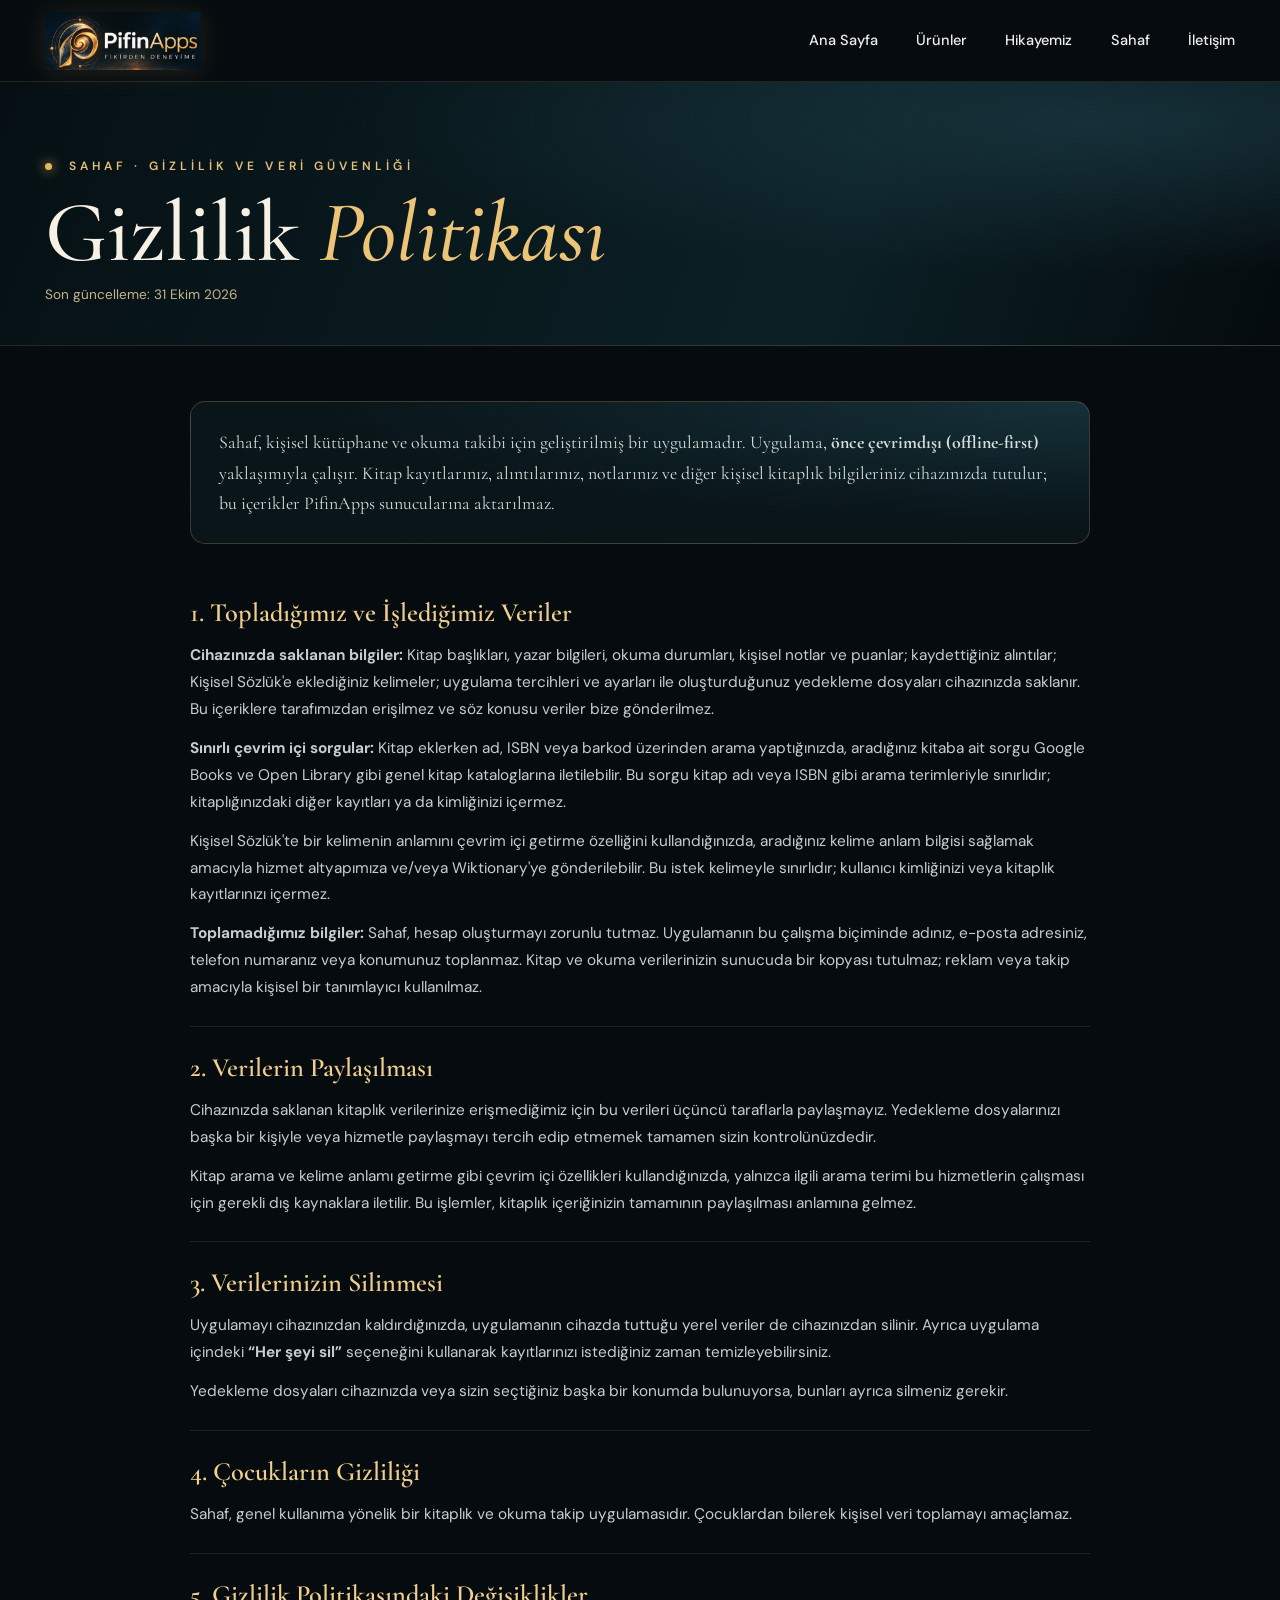
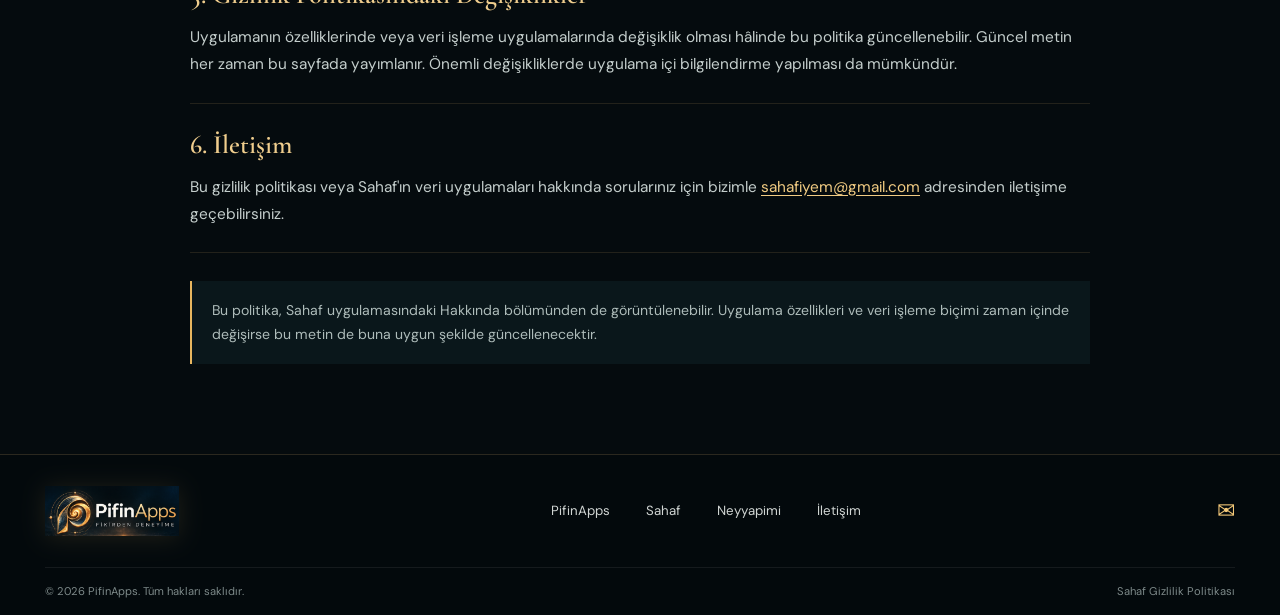
<file: gizlilik-politikasi/sahaf/index.html>
<!doctype html>
<html lang="tr">
<head>
<meta charset="utf-8">
<meta name="viewport" content="width=device-width, initial-scale=1">
<title>Sahaf Gizlilik Politikası | PifinApps</title>
<meta name="description" content="Sahaf uygulamasının gizlilik politikası. Cihazda saklanan kitaplık verileri, sınırlı çevrim içi sorgular ve veri silme hakkında bilgi.">
<meta name="theme-color" content="#050b0e">
<link rel="canonical" href="https://pifinapps.github.io/gizlilik-politikasi/sahaf/">
<link rel="icon" type="image/png" sizes="32x32" href="../../assets/favicon-32.png">
<link rel="apple-touch-icon" href="../../assets/apple-touch-icon.png">
<link rel="preconnect" href="https://fonts.googleapis.com">
<link rel="preconnect" href="https://fonts.gstatic.com" crossorigin>
<link href="https://fonts.googleapis.com/css2?family=Cormorant+Garamond:wght@400;500;600;700&family=DM+Sans:wght@400;500;600;700&display=swap" rel="stylesheet">
<link rel="stylesheet" href="../../styles.css">
<style>
.policy-hero{padding:76px 0 42px;background:radial-gradient(ellipse at 85% 15%,#163039 0,transparent 48%),linear-gradient(110deg,#061014,#0b2025 65%,#050b0e);border-bottom:1px solid #d8b16d25}
.policy-hero h1{font:500 clamp(3.2rem,7vw,5.4rem)/.95 var(--serif);margin:18px 0 12px;color:#f6f0e5}
.policy-hero h1 em{color:#edc477}
.policy-date{color:#c5b38f;font-size:.85rem}
.policy-wrap{max-width:900px;padding:55px 0 90px}
.policy-intro{padding:25px 28px;margin-bottom:28px;border:1px solid #d2ad6b40;background:radial-gradient(ellipse at 100% 0,#163039,transparent 60%),#091519;border-radius:15px;color:#d5dfdc;font:400 1.12rem/1.7 var(--serif)}
.policy-section{padding:25px 0;border-bottom:1px solid #d5ae6a25}
.policy-section h2{font:600 1.65rem var(--serif);color:#f0ce8e;margin:0 0 13px}
.policy-section p,.policy-section li{color:#c4cecc;line-height:1.75;font-size:.96rem}
.policy-section p{margin:0 0 12px}.policy-section p:last-child{margin-bottom:0}
.policy-section ul{padding-left:22px;margin:10px 0}.policy-section li{padding:3px 0}
.policy-contact{color:#f2cc83;text-decoration:underline;text-underline-offset:3px}
.policy-note{margin-top:28px;padding:18px 20px;border-left:2px solid #e8b65f;background:#0a171b;color:#aebcba;line-height:1.65;font-size:.88rem}
@media(max-width:760px){.policy-hero{padding:58px 0 34px}.policy-wrap{padding:35px 0 65px}.policy-intro{padding:20px}.policy-section h2{font-size:1.5rem}}
</style>
</head>
<body class="subpage" id="top">
<header class="site-header"><div class="nav-wrap">
<a class="brand" href="../../" aria-label="PifinApps ana sayfa"><img class="brand-logo" src="../../assets/pifinapps-logo-lockup.png" alt="PifinApps – Fikirden Deneyime"></a>
<button class="menu-toggle" aria-label="Menüyü aç" aria-expanded="false"><span></span><span></span></button>
<nav class="main-nav" aria-label="Ana gezinme"><a href="../../">Ana Sayfa</a><a href="../../#urunler">Ürünler</a><a href="../../#hikayemiz">Hikayemiz</a><a href="../../sahaf/">Sahaf</a><a href="mailto:sahafiyem@gmail.com">İletişim</a></nav>
</div></header>
<main>
<section class="policy-hero"><div class="container"><div class="eyebrow"><i></i> SAHAF · GİZLİLİK VE VERİ GÜVENLİĞİ</div><h1>Gizlilik <em>Politikası</em></h1><div class="policy-date">Son güncelleme: 31 Ekim 2026</div></div></section>
<article class="container policy-wrap">
<div class="policy-intro">Sahaf, kişisel kütüphane ve okuma takibi için geliştirilmiş bir uygulamadır. Uygulama, <strong>önce çevrimdışı (offline-first)</strong> yaklaşımıyla çalışır. Kitap kayıtlarınız, alıntılarınız, notlarınız ve diğer kişisel kitaplık bilgileriniz cihazınızda tutulur; bu içerikler PifinApps sunucularına aktarılmaz.</div>
<section class="policy-section"><h2>1. Topladığımız ve İşlediğimiz Veriler</h2>
<p><strong>Cihazınızda saklanan bilgiler:</strong> Kitap başlıkları, yazar bilgileri, okuma durumları, kişisel notlar ve puanlar; kaydettiğiniz alıntılar; Kişisel Sözlük'e eklediğiniz kelimeler; uygulama tercihleri ve ayarları ile oluşturduğunuz yedekleme dosyaları cihazınızda saklanır. Bu içeriklere tarafımızdan erişilmez ve söz konusu veriler bize gönderilmez.</p>
<p><strong>Sınırlı çevrim içi sorgular:</strong> Kitap eklerken ad, ISBN veya barkod üzerinden arama yaptığınızda, aradığınız kitaba ait sorgu Google Books ve Open Library gibi genel kitap kataloglarına iletilebilir. Bu sorgu kitap adı veya ISBN gibi arama terimleriyle sınırlıdır; kitaplığınızdaki diğer kayıtları ya da kimliğinizi içermez.</p>
<p>Kişisel Sözlük'te bir kelimenin anlamını çevrim içi getirme özelliğini kullandığınızda, aradığınız kelime anlam bilgisi sağlamak amacıyla hizmet altyapımıza ve/veya Wiktionary'ye gönderilebilir. Bu istek kelimeyle sınırlıdır; kullanıcı kimliğinizi veya kitaplık kayıtlarınızı içermez.</p>
<p><strong>Toplamadığımız bilgiler:</strong> Sahaf, hesap oluşturmayı zorunlu tutmaz. Uygulamanın bu çalışma biçiminde adınız, e-posta adresiniz, telefon numaranız veya konumunuz toplanmaz. Kitap ve okuma verilerinizin sunucuda bir kopyası tutulmaz; reklam veya takip amacıyla kişisel bir tanımlayıcı kullanılmaz.</p>
</section>
<section class="policy-section"><h2>2. Verilerin Paylaşılması</h2>
<p>Cihazınızda saklanan kitaplık verilerinize erişmediğimiz için bu verileri üçüncü taraflarla paylaşmayız. Yedekleme dosyalarınızı başka bir kişiyle veya hizmetle paylaşmayı tercih edip etmemek tamamen sizin kontrolünüzdedir.</p>
<p>Kitap arama ve kelime anlamı getirme gibi çevrim içi özellikleri kullandığınızda, yalnızca ilgili arama terimi bu hizmetlerin çalışması için gerekli dış kaynaklara iletilir. Bu işlemler, kitaplık içeriğinizin tamamının paylaşılması anlamına gelmez.</p>
</section>
<section class="policy-section"><h2>3. Verilerinizin Silinmesi</h2>
<p>Uygulamayı cihazınızdan kaldırdığınızda, uygulamanın cihazda tuttuğu yerel veriler de cihazınızdan silinir. Ayrıca uygulama içindeki <strong>“Her şeyi sil”</strong> seçeneğini kullanarak kayıtlarınızı istediğiniz zaman temizleyebilirsiniz.</p>
<p>Yedekleme dosyaları cihazınızda veya sizin seçtiğiniz başka bir konumda bulunuyorsa, bunları ayrıca silmeniz gerekir.</p>
</section>
<section class="policy-section"><h2>4. Çocukların Gizliliği</h2>
<p>Sahaf, genel kullanıma yönelik bir kitaplık ve okuma takip uygulamasıdır. Çocuklardan bilerek kişisel veri toplamayı amaçlamaz.</p>
</section>
<section class="policy-section"><h2>5. Gizlilik Politikasındaki Değişiklikler</h2>
<p>Uygulamanın özelliklerinde veya veri işleme uygulamalarında değişiklik olması hâlinde bu politika güncellenebilir. Güncel metin her zaman bu sayfada yayımlanır. Önemli değişikliklerde uygulama içi bilgilendirme yapılması da mümkündür.</p>
</section>
<section class="policy-section"><h2>6. İletişim</h2>
<p>Bu gizlilik politikası veya Sahaf'ın veri uygulamaları hakkında sorularınız için bizimle <a class="policy-contact" href="mailto:sahafiyem@gmail.com">sahafiyem@gmail.com</a> adresinden iletişime geçebilirsiniz.</p>
</section>
<div class="policy-note">Bu politika, Sahaf uygulamasındaki Hakkında bölümünden de görüntülenebilir. Uygulama özellikleri ve veri işleme biçimi zaman içinde değişirse bu metin de buna uygun şekilde güncellenecektir.</div>
</article>
</main>
<footer class="site-footer"><div class="container footer-main"><a class="brand footer-brand" href="../../" aria-label="PifinApps ana sayfa"><img class="brand-logo" src="../../assets/pifinapps-logo-lockup.png" alt="PifinApps – Fikirden Deneyime"></a><nav class="footer-nav"><a href="../../">PifinApps</a><a href="../../sahaf/">Sahaf</a><a href="../../neyyapimi/">Neyyapimi</a><a href="mailto:pifinapps@gmail.com">İletişim</a></nav><div class="footer-social"><a href="mailto:pifinapps@gmail.com" aria-label="E-posta">✉</a></div></div><div class="container footer-bottom"><span>© <span id="year"></span> PifinApps. Tüm hakları saklıdır.</span><span>Sahaf Gizlilik Politikası</span></div></footer>
<script src="../../site.js"></script>
</body></html>
</file>
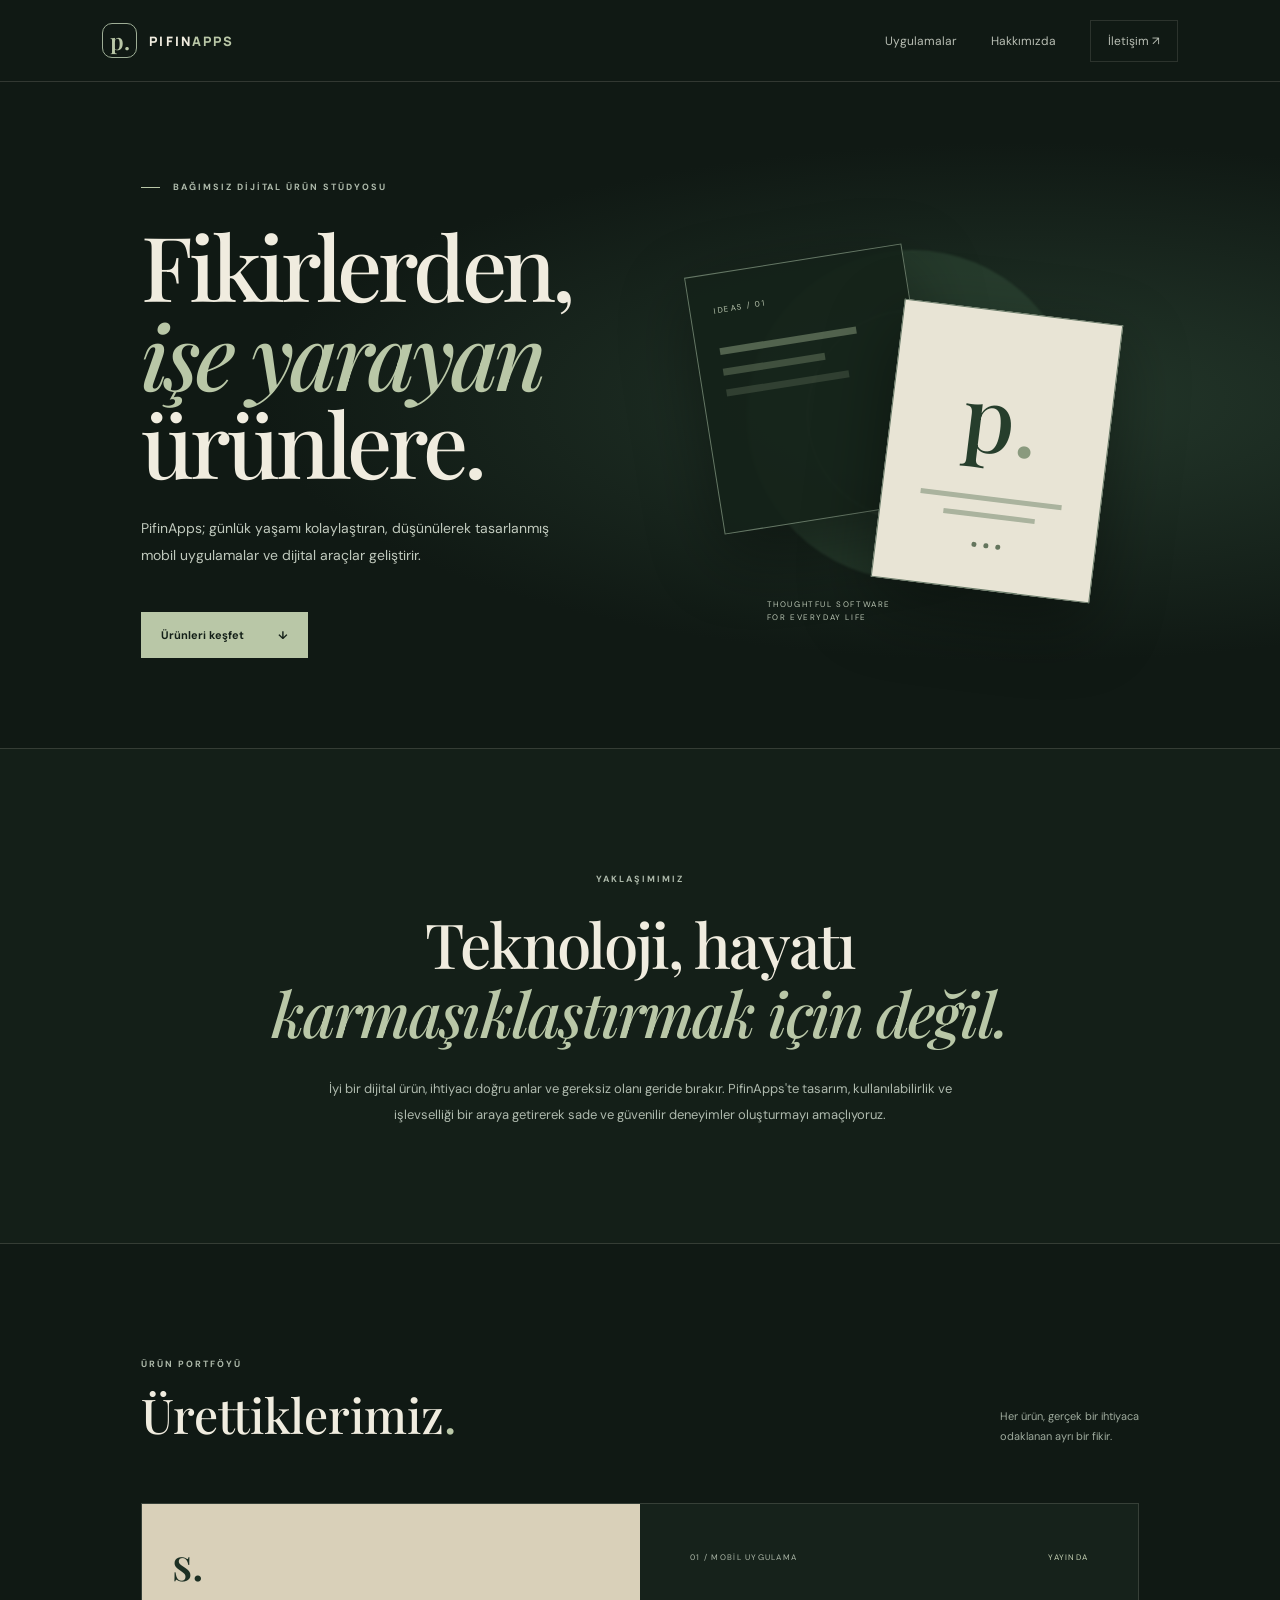
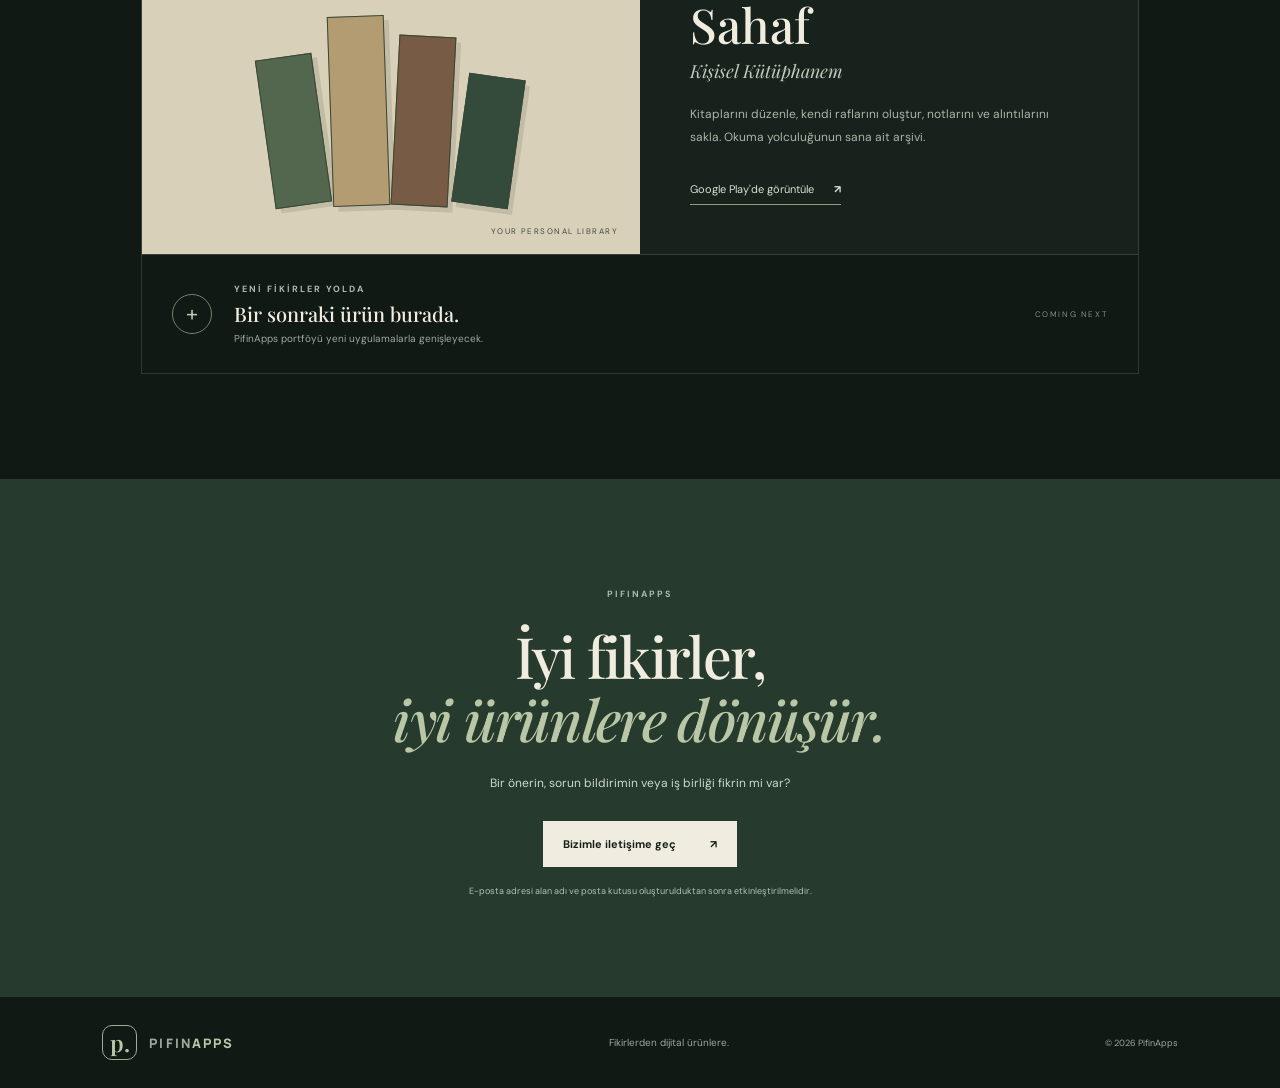
<file: pifinapps-index.html>
<!doctype html>
<html lang="tr">
<head>
  <meta charset="utf-8">
  <meta name="viewport" content="width=device-width, initial-scale=1">
  <title>PifinApps — Dijital Ürünler ve Uygulamalar</title>
  <meta name="description" content="PifinApps; günlük yaşamı kolaylaştıran mobil uygulamalar, dijital araçlar ve kullanıcı odaklı yazılım çözümleri geliştirir.">
  <meta name="robots" content="index,follow">
  <meta name="theme-color" content="#101914">
  <link rel="canonical" href="https://pifinapps.github.io/">
  <meta property="og:type" content="website">
  <meta property="og:title" content="PifinApps — Dijital Ürünler ve Uygulamalar">
  <meta property="og:description" content="Fikirlerden kullanışlı dijital ürünlere. PifinApps uygulamalarını keşfedin.">
  <meta property="og:locale" content="tr_TR">
  <style>
@import url('https://fonts.googleapis.com/css2?family=DM+Sans:wght@400;500;600;700&family=Manrope:wght@400;500;600;700;800&family=Playfair+Display:ital,wght@0,500;0,600;1,500&display=swap');
:root{--bg:#101914;--panel:#18251e;--paper:#f0ecdf;--muted:#aab4a8;--green:#b9c7a7;--line:rgba(240,236,223,.15);--serif:'Playfair Display',serif;--sans:'DM Sans',sans-serif}
*{box-sizing:border-box}html{scroll-behavior:smooth}body{margin:0;background:var(--bg);color:var(--paper);font-family:var(--sans)}a{color:inherit;text-decoration:none}.header{height:82px;padding:0 8vw;display:flex;align-items:center;justify-content:space-between;border-bottom:1px solid var(--line)}.brand{display:flex;align-items:center;gap:12px;font:800 13px 'Manrope',sans-serif;letter-spacing:.16em}.brand-icon{width:35px;height:35px;border:1px solid #9eae96;border-radius:10px;display:grid;place-items:center;font:600 23px var(--serif);letter-spacing:0;color:var(--green)}.accent{color:var(--green)}nav{display:flex;align-items:center;gap:34px;font-size:12px;color:#d4d9ce}nav a{opacity:.85}.nav-button{padding:12px 17px;border:1px solid var(--line)}.hero{min-height:650px;padding:90px 11vw;display:grid;grid-template-columns:1fr 1fr;align-items:center;gap:7vw;background:radial-gradient(ellipse at 80% 48%,#24382b 0%,#101914 53%)}.eyebrow{font-size:9px;font-weight:700;letter-spacing:.22em;color:#aebaab}.eyebrow span{display:inline-block;width:19px;height:1px;background:var(--green);vertical-align:middle;margin-right:9px}.hero h1{font:500 clamp(58px,7vw,92px)/.99 var(--serif);letter-spacing:-.045em;margin:28px 0}.hero h1 em,.manifesto h2 em,.closing h2 em{color:var(--green);font-weight:500}.lead{max-width:440px;color:#c0c9bd;font-size:14px;line-height:1.95}.primary{display:inline-flex;align-items:center;gap:34px;margin-top:28px;padding:16px 20px;background:var(--green);color:#142018;font-size:11px;font-weight:700}.hero-visual{height:420px;position:relative;display:grid;place-items:center}.orb{position:absolute;border-radius:50%;filter:blur(1px)}.orb-a{width:330px;height:330px;background:#314c38;opacity:.55}.orb-b{width:210px;height:210px;border:1px solid #8c9d7c;opacity:.45}.panel{position:absolute;border:1px solid #657765;background:rgba(20,33,25,.88);box-shadow:0 25px 70px #0006}.panel-back{width:220px;height:260px;left:4%;top:13%;padding:23px;transform:rotate(-9deg)}.tiny-label{font-size:8px;letter-spacing:.2em;color:#b6c3ac}.skeleton{height:7px;background:#52634e;margin-top:30px;width:80%}.s2{margin-top:14px;width:60%;opacity:.7}.s3{margin-top:14px;width:72%;opacity:.45}.panel-front{width:220px;height:280px;right:7%;bottom:8%;padding:25px;transform:rotate(7deg);background:#e8e4d5;color:#1b2a20}.app-symbol{font:500 90px var(--serif);color:#263e2c;text-align:center;margin:20px 0}.app-symbol span{color:#8a9a7e}.panel-line{height:5px;background:#aab39e;width:85%;margin:12px auto}.panel-line.short{width:55%}.panel-dots{display:flex;gap:7px;justify-content:center;margin-top:25px}.panel-dots i{width:5px;height:5px;border-radius:50%;background:#64755d}.visual-caption{position:absolute;bottom:0;left:18%;font-size:8px;letter-spacing:.2em;line-height:1.7;color:#b8c4b2}.manifesto{padding:115px 20vw;text-align:center;border-top:1px solid var(--line);border-bottom:1px solid var(--line);background:#141f18}.manifesto h2,.closing h2{font:500 clamp(39px,5vw,62px)/1.12 var(--serif);letter-spacing:-.03em;margin:24px 0}.manifesto>p:last-child{max-width:650px;margin:28px auto 0;color:#aeb9ad;font-size:13px;line-height:2}.apps{padding:105px 11vw}.section-top{display:flex;align-items:end;justify-content:space-between;margin-bottom:45px}.section-top h2{font:500 48px var(--serif);margin:12px 0}.section-top h2 span{color:var(--green)}.section-top>p{font-size:11px;line-height:1.8;color:#9eaa9d}.app-card{display:grid;grid-template-columns:1fr 1fr;border:1px solid var(--line);background:#16221b}.app-art{min-height:350px;position:relative;overflow:hidden}.sahaf-art{background:#d9d0b9;display:flex;align-items:end;justify-content:center;padding-bottom:48px}.sahaf-logo{position:absolute;top:28px;left:30px;font:500 45px var(--serif);color:#1d3024}.book{width:57px;position:relative;z-index:1;margin:0 4px;border:1px solid #394735;box-shadow:5px 5px 0 #26342620}.b1{height:150px;background:#53664e;transform:rotate(-8deg)}.b2{height:190px;background:#b39c72;transform:rotate(-2deg)}.b3{height:170px;background:#775b45;transform:rotate(3deg)}.b4{height:130px;background:#344a3a;transform:rotate(8deg)}.art-note{position:absolute;bottom:18px;right:22px;color:#3d4c3c;font-size:8px;letter-spacing:.18em}.app-info{padding:48px 50px;align-self:center}.app-meta{display:flex;justify-content:space-between;font-size:8px;letter-spacing:.16em;color:#aeb9aa}.status{color:#c6d2b5}.app-info h3{font:500 48px var(--serif);margin:30px 0 0}.app-subtitle{margin:3px 0 20px;color:#c1cbbd;font:italic 18px var(--serif)}.app-info>p:not(.app-subtitle){font-size:12px;line-height:1.9;color:#aab5a9;max-width:390px}.app-link{display:inline-flex;gap:20px;margin-top:22px;padding-bottom:8px;border-bottom:1px solid #8d9d82;font-size:11px;color:#d7dfd1}.coming{display:flex;align-items:center;gap:22px;padding:28px 30px;border:1px solid var(--line);border-top:0}.coming-mark{width:40px;height:40px;border:1px solid #71836e;border-radius:50%;display:grid;place-items:center;color:var(--green);font-size:22px}.coming h3{margin:5px 0;font:500 20px var(--serif)}.coming p:not(.eyebrow){font-size:10px;color:#9eaa9d;margin:0}.coming .eyebrow{margin:0}.coming-count{margin-left:auto;font-size:8px;letter-spacing:.2em;color:#82927e}.closing{text-align:center;padding:100px 20px;background:#263b2d}.closing h2{font-size:57px}.closing>p:not(.eyebrow){font-size:12px;color:#d0d8ca}.primary.light{background:var(--paper);margin-top:18px}.email-note{display:block;margin-top:18px;font-size:9px;color:#b5c0b2}footer{padding:28px 8vw;display:flex;align-items:center;justify-content:space-between;color:#9ca99b;font-size:10px}footer small{font-size:9px}
@media(max-width:760px){.header{height:70px;padding:0 6vw}nav{gap:14px}nav a:not(.nav-button){display:none}.hero{padding:65px 8vw;grid-template-columns:1fr;gap:25px}.hero h1{font-size:66px}.hero-visual{height:340px}.manifesto{padding:80px 8vw}.apps{padding:75px 7vw}.section-top{align-items:start;gap:15px;flex-direction:column}.app-card{grid-template-columns:1fr}.app-art{min-height:280px}.app-info{padding:35px 28px}.coming{padding:22px 18px}.coming-count{display:none}.closing{padding:80px 8vw}.closing h2{font-size:45px}footer{padding:25px 7vw;flex-wrap:wrap;gap:15px}footer>span{order:3;width:100%}}

  </style>
  <script type="application/ld+json">
  {
    "@context":"https://schema.org",
    "@type":"Organization",
    "name":"PifinApps",
    "url":"https://pifinapps.github.io/",
    "description":"Mobil uygulamalar ve dijital ürünler geliştiren bağımsız yazılım markası."
  }
  </script>
</head>
<body>
<header class="header">
  <a class="brand" href="#top"><span class="brand-icon">p.</span><span>PIFIN<span class="accent">APPS</span></span></a>
  <nav><a href="#apps">Uygulamalar</a><a href="#about">Hakkımızda</a><a href="#contact" class="nav-button">İletişim ↗</a></nav>
</header>
<main id="top">
  <section class="hero">
    <div class="hero-copy">
      <p class="eyebrow"><span></span> BAĞIMSIZ DİJİTAL ÜRÜN STÜDYOSU</p>
      <h1>Fikirlerden,<br><em>işe yarayan</em><br>ürünlere.</h1>
      <p class="lead">PifinApps; günlük yaşamı kolaylaştıran, düşünülerek tasarlanmış mobil uygulamalar ve dijital araçlar geliştirir.</p>
      <a class="primary" href="#apps">Ürünleri keşfet <b>↓</b></a>
    </div>
    <div class="hero-visual" aria-label="Soyut dijital ürün ve uygulama tasarım kompozisyonu">
      <div class="orb orb-a"></div><div class="orb orb-b"></div>
      <div class="panel panel-back"><span class="tiny-label">IDEAS / 01</span><div class="skeleton s1"></div><div class="skeleton s2"></div><div class="skeleton s3"></div></div>
      <div class="panel panel-front"><div class="app-symbol">p<span>.</span></div><div class="panel-line"></div><div class="panel-line short"></div><div class="panel-dots"><i></i><i></i><i></i></div></div>
      <div class="visual-caption">THOUGHTFUL SOFTWARE<br>FOR EVERYDAY LIFE</div>
    </div>
  </section>

  <section class="manifesto" id="about">
    <p class="eyebrow">YAKLAŞIMIMIZ</p>
    <h2>Teknoloji, hayatı<br><em>karmaşıklaştırmak için değil.</em></h2>
    <p>İyi bir dijital ürün, ihtiyacı doğru anlar ve gereksiz olanı geride bırakır. PifinApps'te tasarım, kullanılabilirlik ve işlevselliği bir araya getirerek sade ve güvenilir deneyimler oluşturmayı amaçlıyoruz.</p>
  </section>

  <section class="apps" id="apps">
    <div class="section-top"><div><p class="eyebrow">ÜRÜN PORTFÖYÜ</p><h2>Ürettiklerimiz<span>.</span></h2></div><p>Her ürün, gerçek bir ihtiyaca<br>odaklanan ayrı bir fikir.</p></div>
    <article class="app-card">
      <div class="app-art sahaf-art"><div class="sahaf-logo">s.</div><div class="book b1"></div><div class="book b2"></div><div class="book b3"></div><div class="book b4"></div><span class="art-note">YOUR PERSONAL LIBRARY</span></div>
      <div class="app-info">
        <div class="app-meta"><span>01 / MOBİL UYGULAMA</span><span class="status">YAYINDA</span></div>
        <h3>Sahaf</h3>
        <p class="app-subtitle">Kişisel Kütüphanem</p>
        <p>Kitaplarını düzenle, kendi raflarını oluştur, notlarını ve alıntılarını sakla. Okuma yolculuğunun sana ait arşivi.</p>
        <a class="app-link" href="https://play.google.com/store/apps/details?id=com.sahaf.app" target="_blank" rel="noopener">Google Play'de görüntüle <b>↗</b></a>
      </div>
    </article>
    <div class="coming">
      <span class="coming-mark">+</span><div><p class="eyebrow">YENİ FİKİRLER YOLDA</p><h3>Bir sonraki ürün burada.</h3><p>PifinApps portföyü yeni uygulamalarla genişleyecek.</p></div><span class="coming-count">COMING NEXT</span>
    </div>
  </section>

  <section class="closing" id="contact">
    <p class="eyebrow">PIFINAPPS</p>
    <h2>İyi fikirler,<br><em>iyi ürünlere dönüşür.</em></h2>
    <p>Bir önerin, sorun bildirimin veya iş birliği fikrin mi var?</p>
    <a href="mailto:hello@pifinapps.com" class="primary light">Bizimle iletişime geç <b>↗</b></a>
    <small class="email-note">E-posta adresi alan adı ve posta kutusu oluşturulduktan sonra etkinleştirilmelidir.</small>
  </section>
</main>
<footer><a class="brand" href="#top"><span class="brand-icon">p.</span><span>PIFIN<span class="accent">APPS</span></span></a><span>Fikirlerden dijital ürünlere.</span><small>© <span id="year"></span> PifinApps</small></footer>
<script>document.getElementById('year').textContent=new Date().getFullYear();</script>
</body></html>
</file>
<file: styles.css>
:root{--night:#050b0e;--night2:#081318;--deep:#0b1b20;--gold:#e8b65f;--gold2:#ffdc98;--paper:#f4eee2;--muted:#b9c2c3;--line:rgba(233,190,111,.25);--serif:'Cormorant Garamond',Georgia,serif;--sans:'DM Sans',Arial,sans-serif;--max:1440px}
*{box-sizing:border-box}html{scroll-behavior:smooth;scroll-padding-top:86px}body{margin:0;background:var(--night);color:var(--paper);font-family:var(--sans);-webkit-font-smoothing:antialiased}a{color:inherit;text-decoration:none}button{font:inherit}.container{width:min(var(--max),calc(100% - 7vw));margin-inline:auto}.site-header{height:82px;position:absolute;z-index:20;inset:0 0 auto;background:linear-gradient(180deg,rgba(2,7,10,.78),rgba(2,7,10,.13));border-bottom:1px solid rgba(255,255,255,.08)}.nav-wrap{width:min(var(--max),calc(100% - 7vw));height:100%;margin:auto;display:flex;align-items:center;justify-content:space-between;gap:34px}.brand{display:flex;align-items:center;gap:11px;flex:none}.brand-mark{width:57px;height:57px;object-fit:contain;filter:drop-shadow(0 0 12px rgba(228,172,78,.22))}.brand-type{font-size:1.56rem;font-weight:600;letter-spacing:-.06em;color:#f5d59a;line-height:.92}.brand-type>span{color:#dfaa54;font-weight:400}.brand-type small{display:block;font-size:.48rem;letter-spacing:.31em;font-weight:600;margin-top:9px;color:#d6b779}.main-nav{display:flex;align-items:center;gap:clamp(18px,3vw,43px);font-size:.91rem;font-weight:500}.main-nav>a:not(.nav-pill){position:relative;padding:8px 0;color:#f0eee9;transition:color .2s}.main-nav>a:not(.nav-pill):after{content:'';position:absolute;left:0;right:100%;bottom:0;height:1px;background:var(--gold);transition:right .25s}.main-nav>a:hover,.main-nav>a.active{color:var(--gold2)}.main-nav>a:hover:after,.main-nav>a.active:after{right:0}.nav-pill,.footer-idea{border:1px solid #b9853d;border-radius:99px;padding:12px 22px;color:#f8d99d;display:inline-flex;align-items:center;gap:12px;transition:background .2s,transform .2s}.nav-pill:hover,.footer-idea:hover{background:#b9853d20;transform:translateY(-2px)}.nav-pill span{font-size:1.25rem}.menu-toggle{display:none;background:none;border:0;color:var(--gold);width:42px;height:42px}.hero{position:relative;min-height:536px;height:min(650px,75vw);display:flex;align-items:center;overflow:hidden;background:#040a0d}.hero-image{position:absolute;inset:0;background-image:url('assets/visuals/cosmic-landscape.jpg');background-size:cover;background-position:center 54%;opacity:.98;transform:scale(1.015)}.hero-vignette{position:absolute;inset:0;background:linear-gradient(90deg,#03090c 0%,rgba(3,9,12,.97) 21%,rgba(3,9,12,.76) 36%,rgba(3,9,12,.12) 67%,rgba(3,9,12,.23) 100%),linear-gradient(0deg,rgba(2,8,11,.45),transparent 27%,rgba(2,8,11,.14))}.hero-content{position:relative;z-index:2;padding-top:75px;display:flex;align-items:center;min-height:100%}.hero-copy{max-width:480px;padding-bottom:3px}.eyebrow{font-size:.75rem;letter-spacing:.34em;color:#e6bf7c;font-weight:600}.eyebrow i{display:inline-block;width:7px;height:7px;background:var(--gold);border-radius:50%;margin-right:10px;box-shadow:0 0 12px #eab75b}.hero h1{font:500 clamp(4.6rem,8vw,7rem)/.78 var(--serif);letter-spacing:-.055em;margin:25px 0 29px;color:#f7f3eb}.hero h1 em{font-weight:500;color:#f2c879}.hero-copy p{color:#e0e1dc;max-width:425px;font:400 1.13rem/1.43 var(--serif);margin:0}.hero-actions{display:flex;align-items:center;gap:15px;margin-top:29px;flex-wrap:wrap}.button{display:inline-flex;justify-content:center;align-items:center;gap:22px;padding:15px 25px;border-radius:99px;font-weight:600;font-size:.93rem;transition:transform .22s,box-shadow .22s,background .22s}.button:hover{transform:translateY(-3px)}.button span{font-size:1.35rem;font-weight:400;line-height:.7}.button-gold{background:linear-gradient(110deg,#ffdfa0,#d99d43);color:#17120a;box-shadow:0 8px 24px #d99d4340}.button-gold:hover{box-shadow:0 12px 30px #d99d4360}.button-ghost{border:1px solid #c99649;color:#f4d69d;background:#050b0c99}.play-mark{width:22px;height:22px;border:1px solid #d3a65e;border-radius:50%;display:grid;place-items:center;font-size:.8rem!important;padding-left:2px}.hero-coordinate{position:absolute;right:3%;bottom:35px;display:flex;align-items:center;gap:14px;color:#f4d69d;font-size:.58rem;letter-spacing:.25em;opacity:.85}.coordinate-line{height:1px;width:48px;background:var(--gold)}.scroll-cue{position:absolute;bottom:18px;left:50%;width:25px;height:38px;border:1px solid #e2bb75a0;border-radius:18px;z-index:3;display:flex;justify-content:center;padding-top:8px}.scroll-cue span{width:3px;height:7px;background:#f3d39a;border-radius:2px;animation:scroll 1.6s infinite}@keyframes scroll{0%{transform:translateY(0);opacity:1}80%{transform:translateY(10px);opacity:0}100%{opacity:0}}.principles{background:linear-gradient(90deg,#050c0f,#09171b 50%,#050c0f);border-top:1px solid #e1b96c33;border-bottom:1px solid #d9b16a25}.principle-row{display:grid;grid-template-columns:repeat(5,1fr);min-height:72px;align-items:center}.principle{min-height:35px;display:flex;align-items:center;justify-content:center;gap:18px;border-right:1px solid #d6b16a35;color:#e5e6e2;font-size:.9rem}.principle:last-child{border:0}.principle b{font-size:1.75rem;line-height:1;color:#f1c46f;font-weight:400}.principle .infinity{font-size:2.45rem}.products{display:grid;grid-template-columns:1fr 1fr;gap:13px;padding-top:16px;padding-bottom:20px}.product-card{height:306px;position:relative;overflow:hidden;border:1px solid rgba(226,190,128,.36);border-radius:17px;background:#0b1a1d;isolation:isolate}.product-bg,.product-shade{position:absolute;inset:0;z-index:-2}.product-bg{background-size:cover;background-position:center;transition:transform .8s cubic-bezier(.2,.7,.2,1)}.sahaf-bg{background-image:url('assets/visuals/sahaf-library-scene.jpg');background-position:65% center}.ney-bg{background-image:url('assets/visuals/ney-workshop-scene.jpg');background-position:70% center}.product-card:hover .product-bg{transform:scale(1.06)}.product-shade{z-index:-1;background:linear-gradient(90deg,rgba(3,16,13,.97) 0%,rgba(3,16,13,.9) 36%,rgba(3,16,13,.25) 70%,rgba(3,16,13,.1) 100%),linear-gradient(0deg,rgba(3,10,10,.3),transparent 55%)}.ney-card .product-shade{background:linear-gradient(90deg,rgba(4,14,20,.98) 0%,rgba(4,14,20,.86) 38%,rgba(4,14,20,.2) 78%,rgba(4,14,20,.12) 100%)}.product-content{position:absolute;top:32px;left:36px;max-width:365px}.product-kicker{color:#dfbe84;font-size:.59rem;font-weight:600;letter-spacing:.2em}.product-content h2{font:500 3.25rem/.94 var(--serif);margin:22px 0 6px;color:#fff8ed}.product-content h3{font:600 1.22rem var(--serif);color:#efc979;margin:0 0 14px}.product-content p{font-size:.87rem;line-height:1.5;color:#e1e2dd;max-width:290px;margin:0 0 18px}.product-content .button{padding:12px 19px;font-size:.83rem;gap:18px}.product-quote{position:absolute;right:22px;bottom:20px;color:#f1d7a6;font:italic 1.12rem/1.2 var(--serif);text-shadow:0 2px 10px #000}.card-index{position:absolute;top:18px;right:20px;color:#e3c48b;font-size:.58rem;letter-spacing:.22em;opacity:.8}.story{position:relative;overflow:hidden;padding:105px 0 110px;background:radial-gradient(ellipse at 82% 55%,#0c2831 0,transparent 42%),linear-gradient(110deg,#060c0f,#08151a 70%,#050b0e);border-top:1px solid #d9ae6a24}.story-inner{position:relative;z-index:2;max-width:var(--max)}.story h2{font:500 clamp(3.3rem,6.4vw,5.9rem)/.92 var(--serif);letter-spacing:-.04em;margin:28px 0;color:#f3eee4}.story h2 em{color:#edc47b}.story p{font:400 1.16rem/1.55 var(--serif);max-width:600px;color:#c0cbca}.text-link{display:inline-flex;gap:20px;align-items:center;margin-top:20px;color:#f1c875;font-size:.88rem;border-bottom:1px solid #d6ad6a;padding-bottom:8px}.text-link span{font-size:1.25rem}.story-orbit{position:absolute;right:5%;top:4%;width:440px;height:440px;border:1px solid #e3b96b24;border-radius:50%;box-shadow:0 0 0 35px #d9aa6410,0 0 0 82px #d9aa6408,0 0 0 132px #d9aa6405}.story-orbit:before,.story-orbit:after{content:'';position:absolute;inset:15%;border:1px solid #e3b96b27;border-radius:50%;transform:rotate(35deg) scaleX(.58)}.story-orbit:after{transform:rotate(-35deg) scaleX(.58)}.contact{padding:55px 0;background:#0b1a1e;border-block:1px solid #d6ad6a30}.contact-inner{display:flex;align-items:center;justify-content:space-between;gap:30px}.contact h2{font:500 clamp(2.6rem,4vw,3.6rem)/1 var(--serif);margin:12px 0 6px}.contact p{color:#aebbbc;margin:0}.contact-button{min-width:190px}.site-footer{background:#03090c;border-top:1px solid #e6bd772d}.footer-main{min-height:112px;display:flex;align-items:center;justify-content:space-between;gap:28px}.footer-brand .brand-mark{width:49px;height:49px}.footer-brand .brand-type{font-size:1.25rem}.footer-nav{display:flex;gap:clamp(15px,2.8vw,38px);color:#d0d5d3;font-size:.83rem}.footer-nav a:hover{color:var(--gold2)}.footer-social{display:flex;gap:20px;color:#f4c979;font-size:1.4rem}.footer-idea{font-size:.83rem;padding:10px 18px}.footer-bottom{border-top:1px solid #ffffff12;min-height:48px;display:flex;align-items:center;justify-content:space-between;color:#7d8989;font-size:.7rem}.back-to-top{position:fixed;right:25px;bottom:23px;z-index:30;width:49px;height:49px;border:1px solid #d8b16d88;border-radius:50%;background:#081317;color:#f5d69c;font-size:1.55rem;cursor:pointer;box-shadow:0 8px 24px #0005;opacity:0;pointer-events:none;transform:translateY(10px);transition:.25s}.back-to-top.visible{opacity:1;pointer-events:auto;transform:none}
/* Product page shared structure */
.subpage{background:var(--night);color:var(--paper)}.subpage .site-header{position:relative;background:#050b0e;border-bottom:1px solid #d8b16d25}.subpage-hero{position:relative;overflow:hidden;padding:92px 0 84px;background:linear-gradient(110deg,#061014,#0b2025 65%,#050b0e)}.subpage-hero:after{content:'';position:absolute;right:-8%;top:-60%;width:650px;height:650px;border:1px solid #d8af6a33;border-radius:50%;box-shadow:0 0 0 35px #d8af6a0b,0 0 0 90px #d8af6a08}.subpage-grid{position:relative;z-index:2;display:grid;grid-template-columns:1fr 1fr;gap:55px;align-items:center}.subpage-hero h1{font:500 clamp(4rem,7vw,6.4rem)/.86 var(--serif);margin:22px 0;color:#f6f0e5}.subpage-hero h1 em{color:#edc477}.subpage-hero p{font:400 1.16rem/1.5 var(--serif);color:#c4cecc;max-width:560px}.subpage-hero .hero-actions{margin-top:27px}.subpage-visual{min-height:390px;border:1px solid #d5b16c55;border-radius:18px;position:relative;overflow:hidden;background:#09171a;box-shadow:0 25px 80px #0006}.subpage-visual img{width:100%;height:100%;position:absolute;inset:0;object-fit:cover}.visual-overlay{position:absolute;inset:0;background:linear-gradient(90deg,rgba(4,12,15,.15),transparent 55%),linear-gradient(0deg,#0611158c,transparent 50%)}.subpage-section{padding:82px 0}.subpage-section.alt{background:#081418;border-block:1px solid #d5ae6a25}.subpage-heading{max-width:650px;margin-bottom:38px}.subpage-heading h2{font:500 clamp(2.7rem,5vw,4.4rem)/.94 var(--serif);margin:17px 0;color:#f4eee4}.subpage-heading p{color:#b8c5c4;line-height:1.55}.dark-grid{display:grid;grid-template-columns:repeat(3,1fr);gap:14px}.dark-feature{padding:25px;background:linear-gradient(145deg,#102329,#0a1519);border:1px solid #d3ad6b30;border-radius:13px;min-height:175px}.dark-feature .feature-icon{font-size:1.5rem;color:#e9bf73}.dark-feature h3{font:600 1.35rem var(--serif);margin:16px 0 8px;color:#f4e6cb}.dark-feature p{font-size:.88rem;line-height:1.5;color:#b3c0bf;margin:0}.screen-gallery{display:grid;grid-template-columns:repeat(4,1fr);gap:15px}.screen-shot{margin:0;padding:10px;border:1px solid #d3ad6b30;background:#0c1a1d;border-radius:12px}.screen-shot img{display:block;width:100%;height:310px;object-fit:contain;background:#101a1b;border-radius:7px}.screen-shot figcaption{padding:10px 2px 3px;color:#e5c687;font:500 1rem var(--serif)}.privacy-panel{display:grid;grid-template-columns:1fr 1fr;gap:45px;align-items:center;padding:36px;border:1px solid #d2ad6b40;background:radial-gradient(ellipse at 100% 0,#163039,transparent 60%),#091519;border-radius:18px}.privacy-panel h2{font:500 2.7rem/.95 var(--serif);margin:0 0 14px}.privacy-panel p{color:#bdc9c7;line-height:1.55}.privacy-list{display:grid;grid-template-columns:1fr 1fr;gap:12px}.privacy-list span{border-top:1px solid #d9b36c40;padding-top:12px;color:#e5d5b6;font-size:.88rem}.end-cta{padding:70px 0;background:linear-gradient(110deg,#d7a959,#edca8c);color:#17130c}.end-cta-inner{display:flex;align-items:center;justify-content:space-between;gap:25px}.end-cta h2{font:500 clamp(2.8rem,5vw,4.4rem)/.9 var(--serif);margin:0}.end-cta p{margin:12px 0 0;color:#4a3b23}.end-cta .button{background:#091418;color:#f3d49a}.ney-feature-image{background-image:url('assets/visuals/ney-workshop-scene.jpg');background-size:cover;background-position:center}.ney-workflow{display:grid;grid-template-columns:repeat(4,1fr);gap:12px;counter-reset:steps}.workflow-step{padding:22px;background:#0c1a1e;border:1px solid #d6b16a2e;border-radius:12px}.workflow-step:before{counter-increment:steps;content:'0' counter(steps);display:block;color:#e6ba70;font-size:.72rem;letter-spacing:.2em}.workflow-step h3{font:500 1.35rem var(--serif);margin:17px 0 8px}.workflow-step p{font-size:.88rem;color:#b5c2c0;line-height:1.5;margin:0}
@media(max-width:1000px){.main-nav{gap:18px;font-size:.84rem}.nav-wrap,.container{width:calc(100% - 48px)}.product-card{height:330px}.product-content{left:25px;top:26px;max-width:300px}.product-content h2{font-size:2.9rem}.product-content p{max-width:260px}.product-quote{font-size:.95rem}.footer-main{flex-wrap:wrap;padding:22px 0}.footer-nav{order:4;width:100%;justify-content:center}.screen-gallery{grid-template-columns:repeat(2,1fr)}}
@media(max-width:760px){html{scroll-padding-top:72px}.site-header{height:72px}.nav-wrap,.container{width:calc(100% - 36px)}.brand-mark{width:48px;height:48px}.brand-type{font-size:1.35rem}.menu-toggle{display:flex;flex-direction:column;justify-content:center;gap:7px;cursor:pointer}.menu-toggle span{display:block;width:26px;height:1px;background:#efc779;transition:.2s}.menu-toggle[aria-expanded=true] span:first-child{transform:translateY(4px) rotate(45deg)}.menu-toggle[aria-expanded=true] span:last-child{transform:translateY(-4px) rotate(-45deg)}.main-nav{display:none;position:absolute;top:71px;left:0;right:0;padding:22px 25px 28px;background:rgba(4,12,15,.98);backdrop-filter:blur(15px);border-bottom:1px solid #d6ad6a44;flex-direction:column;align-items:stretch;gap:13px}.main-nav.open{display:flex}.main-nav a{padding:7px 0!important}.nav-pill{justify-content:center;margin-top:5px}.hero{height:auto;min-height:630px;align-items:flex-end}.hero-image{background-position:60% center}.hero-vignette{background:linear-gradient(90deg,rgba(2,8,11,.96),rgba(2,8,11,.68) 65%,rgba(2,8,11,.34)),linear-gradient(0deg,rgba(2,8,11,.72),transparent 80%)}.hero-content{padding-top:130px;padding-bottom:72px;min-height:630px;align-items:center}.hero-copy{max-width:520px}.hero h1{font-size:clamp(4.5rem,16vw,6rem)}.hero-copy p{font-size:1.08rem;max-width:440px}.hero-coordinate{display:none}.scroll-cue{display:none}.principle-row{grid-template-columns:repeat(2,1fr);padding:12px 0}.principle{justify-content:flex-start;padding:12px 8px;border-right:0;font-size:.82rem}.principle:nth-child(odd){border-right:1px solid #d6b16a30}.principle:last-child{grid-column:1/-1;justify-content:center}.products{grid-template-columns:1fr;padding-top:14px;gap:12px}.product-card{height:330px}.product-content{max-width:62%;left:24px;top:25px}.product-content h2{font-size:3rem;margin-top:18px}.product-content h3{font-size:1.08rem}.product-content p{font-size:.82rem}.product-quote{display:none}.story{padding:78px 0}.story-orbit{width:280px;height:280px;right:-120px;top:24%}.story h2{font-size:clamp(3.2rem,13vw,4.6rem)}.story p{font-size:1.05rem}.contact-inner{align-items:flex-start;flex-direction:column}.contact-button{align-self:flex-start}.footer-main{display:grid;grid-template-columns:1fr auto;gap:20px}.footer-nav{grid-column:1/-1;order:unset;flex-wrap:wrap;justify-content:flex-start;gap:17px}.footer-social{justify-self:end}.footer-idea{grid-column:1/-1;justify-self:start}.footer-bottom{gap:8px;flex-direction:column;align-items:flex-start;padding:13px 0}.subpage-grid{grid-template-columns:1fr;gap:25px}.subpage-hero{padding:65px 0 55px}.subpage-hero h1{font-size:clamp(3.8rem,15vw,5.3rem)}.subpage-visual{min-height:280px}.dark-grid{grid-template-columns:1fr 1fr}.privacy-panel{grid-template-columns:1fr;padding:26px}.ney-workflow{grid-template-columns:1fr 1fr}.end-cta-inner{align-items:flex-start;flex-direction:column}}
@media(max-width:480px){.hero{min-height:620px}.hero-content{min-height:620px}.hero h1{font-size:4.15rem}.hero-actions{gap:10px}.button{padding:13px 18px;font-size:.84rem;gap:14px}.product-card{height:345px}.product-content{max-width:74%;left:20px;top:22px}.product-content h2{font-size:2.8rem}.product-content p{max-width:235px}.product-kicker{font-size:.52rem}.principle{gap:10px;font-size:.75rem}.principle b{font-size:1.5rem}.dark-grid{grid-template-columns:1fr}.screen-gallery{grid-template-columns:1fr 1fr}.screen-shot img{height:225px}.privacy-list{grid-template-columns:1fr 1fr}.ney-workflow{grid-template-columns:1fr}.subpage-section{padding:64px 0}.end-cta{padding:55px 0}.back-to-top{width:43px;height:43px;right:14px;bottom:14px}}
@media(prefers-reduced-motion:reduce){html{scroll-behavior:auto}*,*:before,*:after{animation:none!important;transition:none!important}}
/* Final composition refinements */
.ney-product .subpage-visual img{object-position:82% center}
.sahaf-card .product-bg{background-position:68% center}
.ney-card .product-bg{background-position:77% center}
@media(min-width:1200px){.hero{height:535px;min-height:535px}.products{padding-top:14px}.product-card{height:306px}}
.about-dialog{width:min(650px,calc(100% - 32px));padding:42px;border:1px solid #d8b16d88;border-radius:20px;background:radial-gradient(ellipse at 100% 0,#15303a,transparent 60%),#071216;color:var(--paper);box-shadow:0 25px 100px #000b}.about-dialog::backdrop{background:rgba(0,5,8,.78);backdrop-filter:blur(8px)}.about-dialog h2{font:500 clamp(2.8rem,6vw,4.5rem)/.9 var(--serif);margin:24px 0;color:#f5eee3}.about-dialog h2 em{color:#edc477}.about-dialog p{font:400 1.1rem/1.5 var(--serif);color:#c3cfcd;max-width:520px}.dialog-close{position:absolute;right:15px;top:12px;border:0;background:none;color:#f1ce89;font-size:2rem;cursor:pointer}.about-dialog .text-link{margin-top:10px}


/* Expanded PifinApps philosophy and Neyyapimi showcase */
.story{padding:112px 0 76px}
.story-layout{display:grid;grid-template-columns:.92fr 1.08fr;gap:clamp(40px,7vw,110px);align-items:start}
.story-intro{position:relative;z-index:2}.story h2{font-size:clamp(3.7rem,6.5vw,6.1rem);margin:26px 0 24px}
.story-lead{font-size:1.35rem!important;line-height:1.45!important;color:#f0dfbd!important;max-width:560px!important}
.story-prose{padding-top:42px;position:relative;z-index:2}.story-prose p{max-width:690px;margin:0 0 20px;font-size:1.13rem;line-height:1.72;color:#c6d0ce}
.story-manifesto{display:grid;grid-template-columns:repeat(4,1fr);gap:14px;margin-top:64px;position:relative;z-index:2}
.manifesto-item{padding:24px 22px 26px;border:1px solid #d9b36c35;border-radius:14px;background:linear-gradient(145deg,#102329d9,#081317e8);min-height:190px}
.manifesto-item span,.screen-number{font-size:.65rem;letter-spacing:.22em;color:#e6bd79;font-weight:700}
.manifesto-item h3{font:600 1.45rem var(--serif);color:#f5e8d0;margin:18px 0 9px}.manifesto-item p{font-size:.86rem;line-height:1.55;color:#b8c6c4;margin:0}
.story-bridge{display:flex;align-items:center;gap:24px;margin-top:58px;position:relative;z-index:2}.story-bridge p{max-width:700px;text-align:center;margin:0;color:#e5d6b9;font:italic 1.35rem/1.5 var(--serif)}.story-bridge em{color:#f2c979}.bridge-line{height:1px;flex:1;background:linear-gradient(90deg,transparent,#d5ad6b80)}.bridge-line:last-child{transform:scaleX(-1)}
.ney-showcase{padding:88px 0 105px;background:linear-gradient(180deg,#061014,#0b1a1e);border-top:1px solid #d9ae6a30;border-bottom:1px solid #d9ae6a24}
.showcase-heading{display:grid;grid-template-columns:1fr .8fr;gap:50px;align-items:end;margin-bottom:38px}.showcase-heading h2{font:500 clamp(3rem,5.2vw,4.9rem)/.92 var(--serif);margin:18px 0 0;color:#f4eee4}.showcase-heading h2 em{color:#edc477}.showcase-heading>p{font:400 1.12rem/1.6 var(--serif);color:#bdc9c7;margin:0 0 4px;max-width:560px}
.ney-screen-grid{display:grid;grid-template-columns:repeat(3,1fr);gap:17px}.ney-screen-card{display:block;padding:12px 12px 20px;border:1px solid #d4ad6a40;border-radius:15px;background:linear-gradient(145deg,#102229,#081317);transition:transform .25s,border-color .25s,box-shadow .25s}.ney-screen-card:hover{transform:translateY(-5px);border-color:#e6bd79a8;box-shadow:0 18px 45px #0006}.ney-screen-card img{width:100%;aspect-ratio:16/10;object-fit:cover;display:block;border-radius:9px;border:1px solid #ffffff18;background:#071014}.ney-screen-card .screen-number{display:block;margin:18px 8px 0}.ney-screen-card h3{font:600 1.55rem var(--serif);color:#f4e8d0;margin:9px 8px 7px}.ney-screen-card p{font-size:.88rem;line-height:1.5;color:#b8c5c3;margin:0 8px 14px;min-height:44px}.ney-screen-card b{display:inline-block;margin:0 8px;color:#edc477;font-size:.83rem;font-weight:600}.showcase-note{font-size:.78rem;line-height:1.55;color:#879997;margin:18px 3px 0;max-width:900px}
@media(max-width:900px){.story-layout{grid-template-columns:1fr;gap:8px}.story-prose{padding-top:0}.story-manifesto{grid-template-columns:repeat(2,1fr)}.showcase-heading{grid-template-columns:1fr;gap:16px}.ney-screen-grid{grid-template-columns:1fr 1fr}}
@media(max-width:560px){.story{padding:78px 0 60px}.story-manifesto{grid-template-columns:1fr 1fr;gap:9px}.manifesto-item{padding:18px 15px;min-height:0}.manifesto-item h3{font-size:1.2rem}.manifesto-item p{font-size:.8rem}.story-bridge{gap:10px;margin-top:38px}.story-bridge p{font-size:1.08rem}.ney-showcase{padding:65px 0}.ney-screen-grid{grid-template-columns:1fr}.ney-screen-card img{aspect-ratio:16/9}.showcase-heading h2{font-size:3.4rem}}

/* PifinApps brand integration and authentic Neyyapimi screenshots */
.brand-logo{display:block;width:190px;height:auto;max-height:58px;object-fit:contain;object-position:left center}
.footer-brand .brand-logo{width:170px;max-height:48px}
.story-minimal{min-height:370px;display:flex;align-items:center;justify-content:center;padding:70px 0;background:radial-gradient(ellipse at 50% 65%,#0b2028 0,transparent 54%),linear-gradient(110deg,#050b0e,#08151a 70%,#050b0e)}
.story-wordmark-wrap{position:relative;z-index:2;text-align:center}
.story-wordmark{margin:0!important;font:500 clamp(4rem,11vw,9rem)/1 var(--sans)!important;letter-spacing:.12em!important;color:#f3e6cc!important;text-shadow:0 8px 50px #d6a95b20}
.story-minimal .story-orbit{top:50%;right:50%;transform:translate(50%,-50%);width:min(500px,75vw);height:min(500px,75vw);opacity:.55}
.actual-screens{grid-template-columns:repeat(3,minmax(0,1fr));align-items:stretch}
.actual-screens .ney-screen-card{display:flex;flex-direction:column;min-width:0}
.actual-screens .ney-screen-card img{height:440px;max-height:52vh;aspect-ratio:auto;object-fit:contain;object-position:center;background:#090f11}
.actual-screens .ney-screen-card p{min-height:48px}
@media(max-width:900px){.actual-screens{grid-template-columns:repeat(2,minmax(0,1fr))}.actual-screens .ney-screen-card img{height:420px;max-height:48vh}}
@media(max-width:560px){.brand-logo{width:158px;max-height:48px}.footer-brand .brand-logo{width:150px}.story-minimal{min-height:260px;padding:55px 0}.story-wordmark{font-size:clamp(2.9rem,12vw,4.3rem)!important;letter-spacing:.08em!important}.actual-screens{grid-template-columns:1fr}.actual-screens .ney-screen-card img{height:560px;max-height:68vh}.actual-screens .ney-screen-card p{min-height:0}}

/* PifinApps hikâyesi: marka imzası ve anlatı birbirinden ayrıdır. */
.story-wordmark-band{position:relative;min-height:270px;display:flex;align-items:center;justify-content:center;overflow:hidden;margin:-112px 0 72px;padding:55px 0;background:radial-gradient(ellipse at 50% 60%,#0b2028 0,transparent 58%),linear-gradient(110deg,#050b0e,#08151a 70%,#050b0e);border-bottom:1px solid #d9ae6a24}
.story-wordmark-band .story-orbit{top:50%;right:50%;transform:translate(50%,-50%);width:min(420px,72vw);height:min(420px,72vw);opacity:.5}
.story-wordmark-band .story-wordmark-wrap{position:relative;z-index:2;text-align:center}
.story-wordmark-band .story-wordmark{margin:0!important;font:500 clamp(3.5rem,10vw,7.8rem)/1 var(--sans)!important;letter-spacing:.12em!important;color:#f3e6cc!important;text-shadow:0 8px 50px #d6a95b20}
.story .story-layout{padding-bottom:12px}
@media(max-width:560px){.story-wordmark-band{min-height:210px;margin:-78px 0 48px;padding:42px 0}.story-wordmark-band .story-wordmark{font-size:clamp(2.6rem,11vw,4rem)!important;letter-spacing:.07em!important}}


/* Shared PifinApps signature: one consistent logo across every section. */
.brand-logo{display:block;width:164px;height:auto;max-height:58px;object-fit:contain;object-position:left center;mix-blend-mode:screen;filter:drop-shadow(0 2px 12px rgba(220,168,83,.13))}
.footer-brand .brand-logo{width:150px;max-height:50px}
.brand-mark,.brand-type{display:none!important}
.story-wordmark-band{min-height:218px;margin:-112px 0 62px;padding:42px 0;background:radial-gradient(ellipse at 50% 55%,#102630 0,transparent 55%),linear-gradient(110deg,#050b0e,#08151a 70%,#050b0e);border-bottom:1px solid #d9ae6a24}
.story-wordmark-band .story-orbit{top:50%;right:50%;transform:translate(50%,-50%);width:min(360px,65vw);height:min(360px,65vw);opacity:.38}
.story-wordmark-wrap{position:relative;z-index:2;display:flex;justify-content:center;align-items:center}
.story-signature{display:block;width:clamp(235px,31vw,340px);height:auto;max-height:128px;object-fit:contain;mix-blend-mode:screen;filter:drop-shadow(0 8px 28px rgba(0,0,0,.26))}
@media(max-width:760px){.brand-logo{width:148px;max-height:52px}.footer-brand .brand-logo{width:140px}}
@media(max-width:560px){.brand-logo{width:136px;max-height:48px}.footer-brand .brand-logo{width:132px}.story-wordmark-band{min-height:170px;margin:-78px 0 42px;padding:30px 0}.story-signature{width:min(250px,70vw);max-height:100px}.story-wordmark-band .story-orbit{width:260px;height:260px}}
</file>
